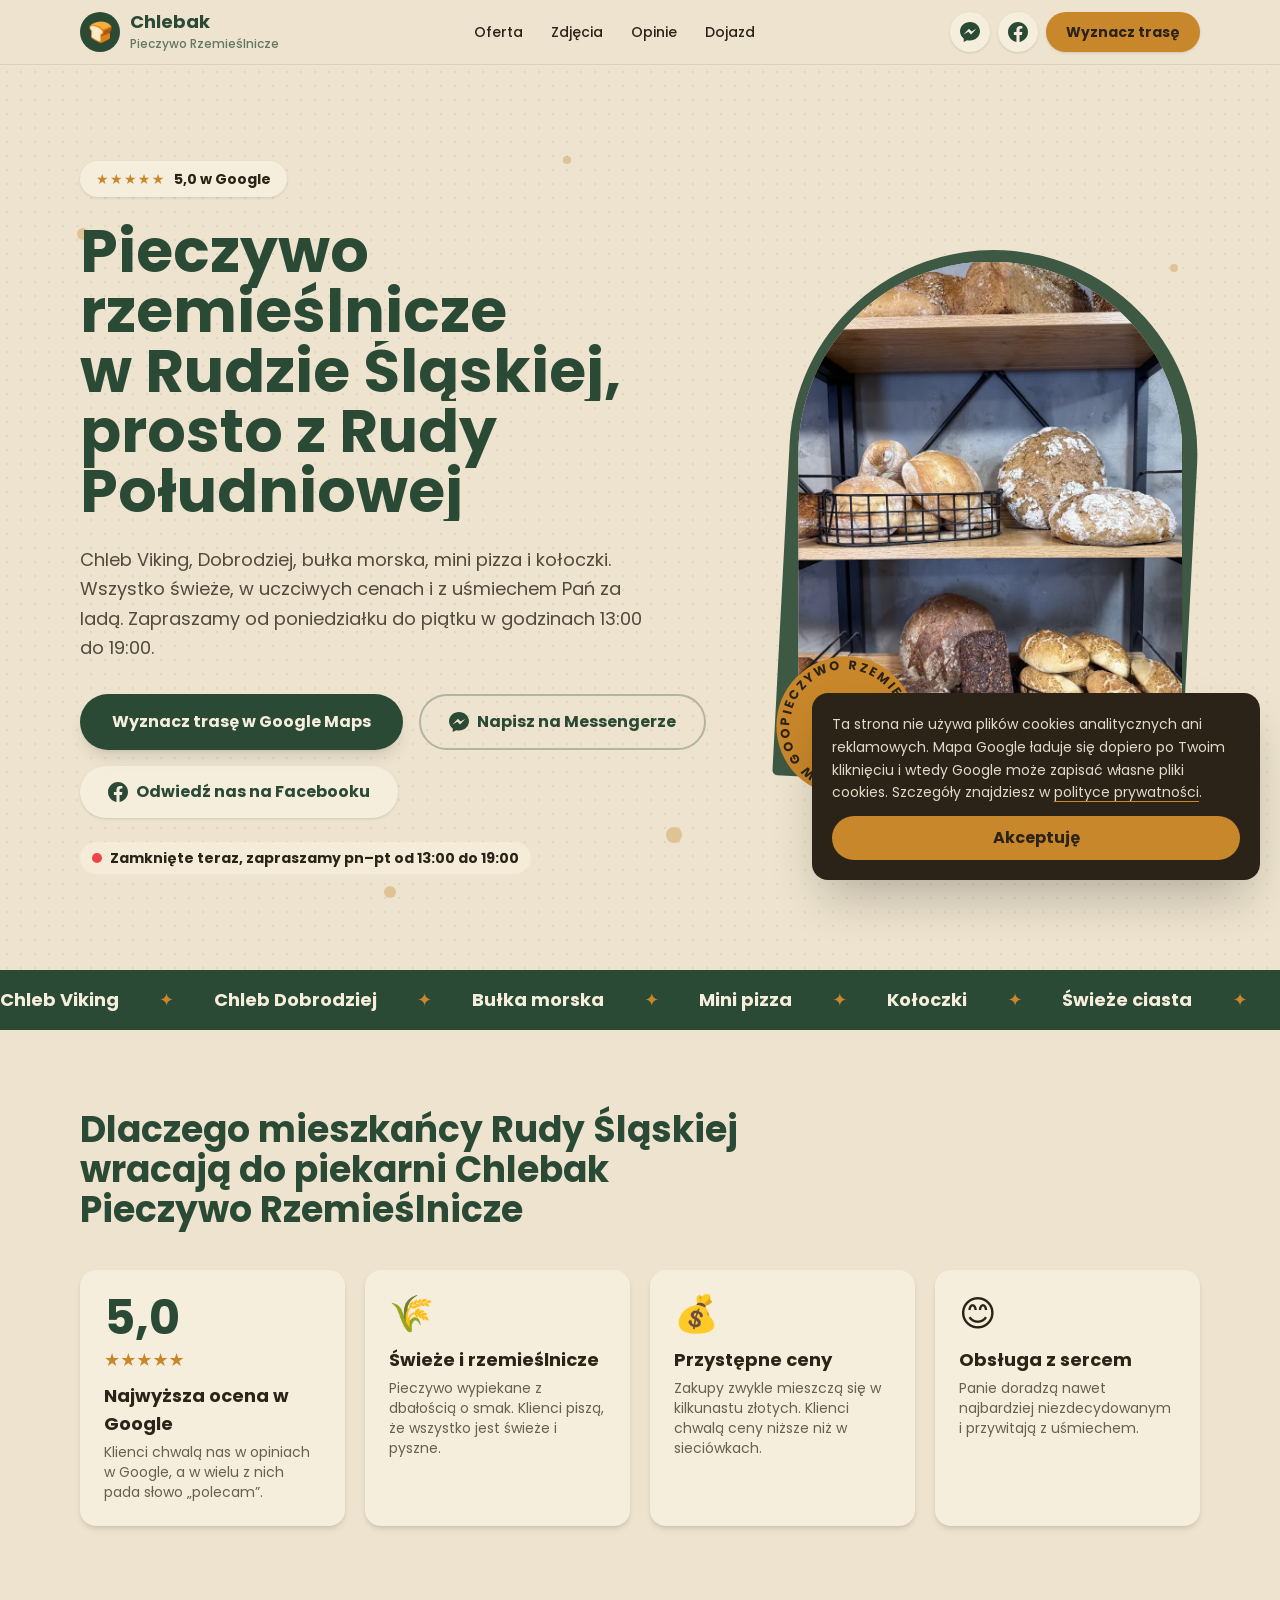
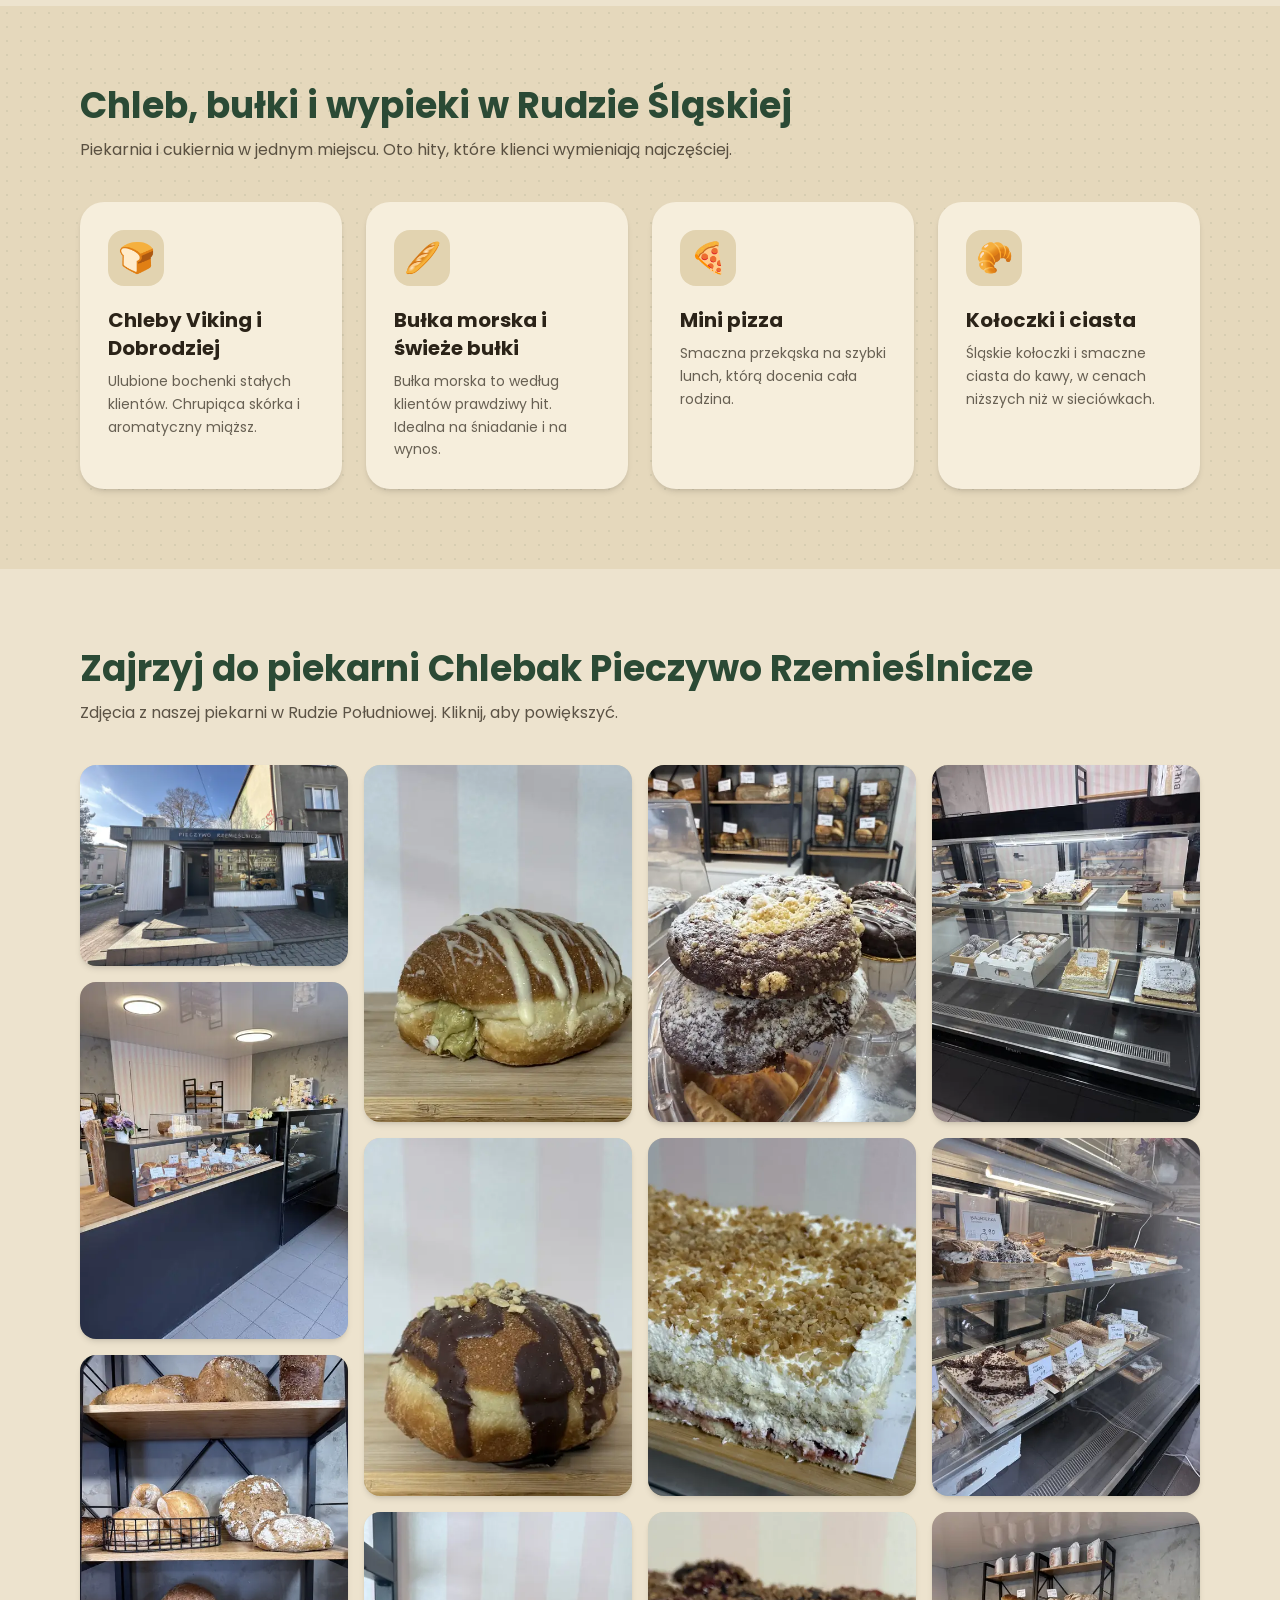
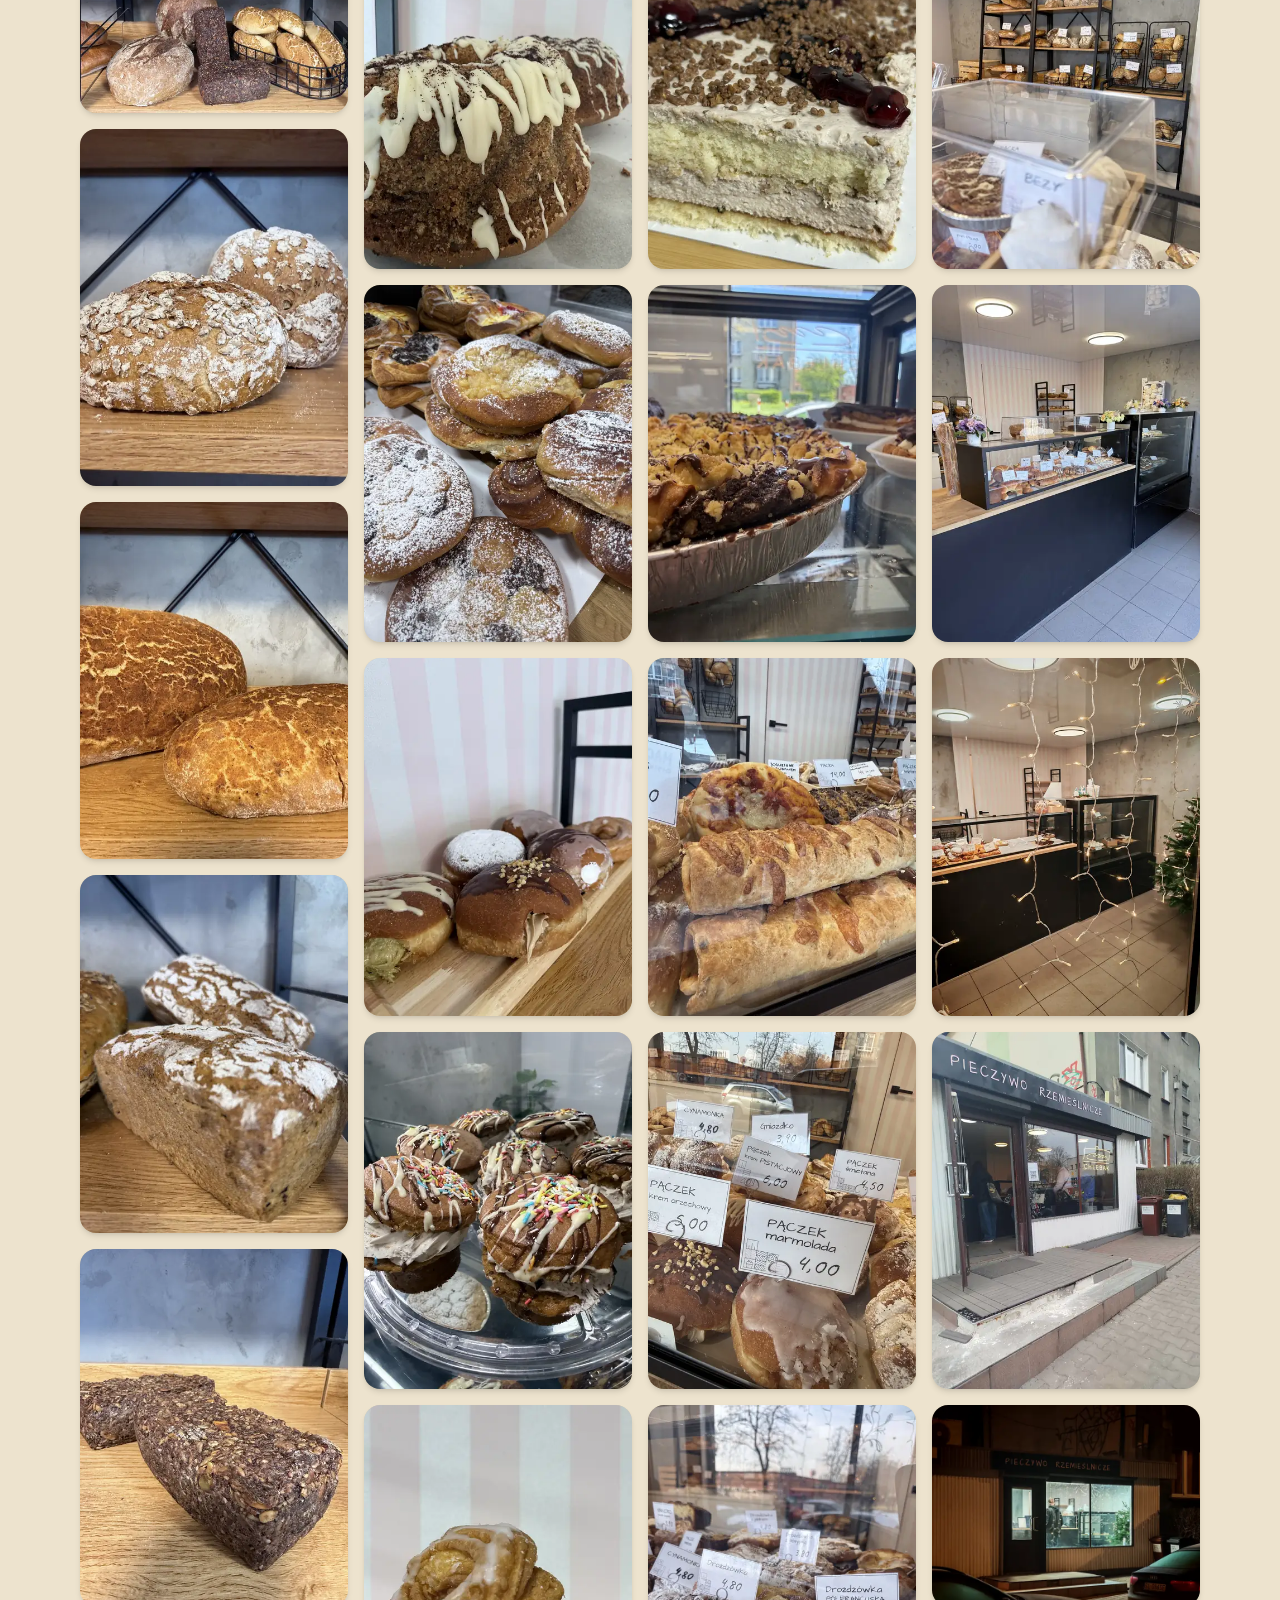
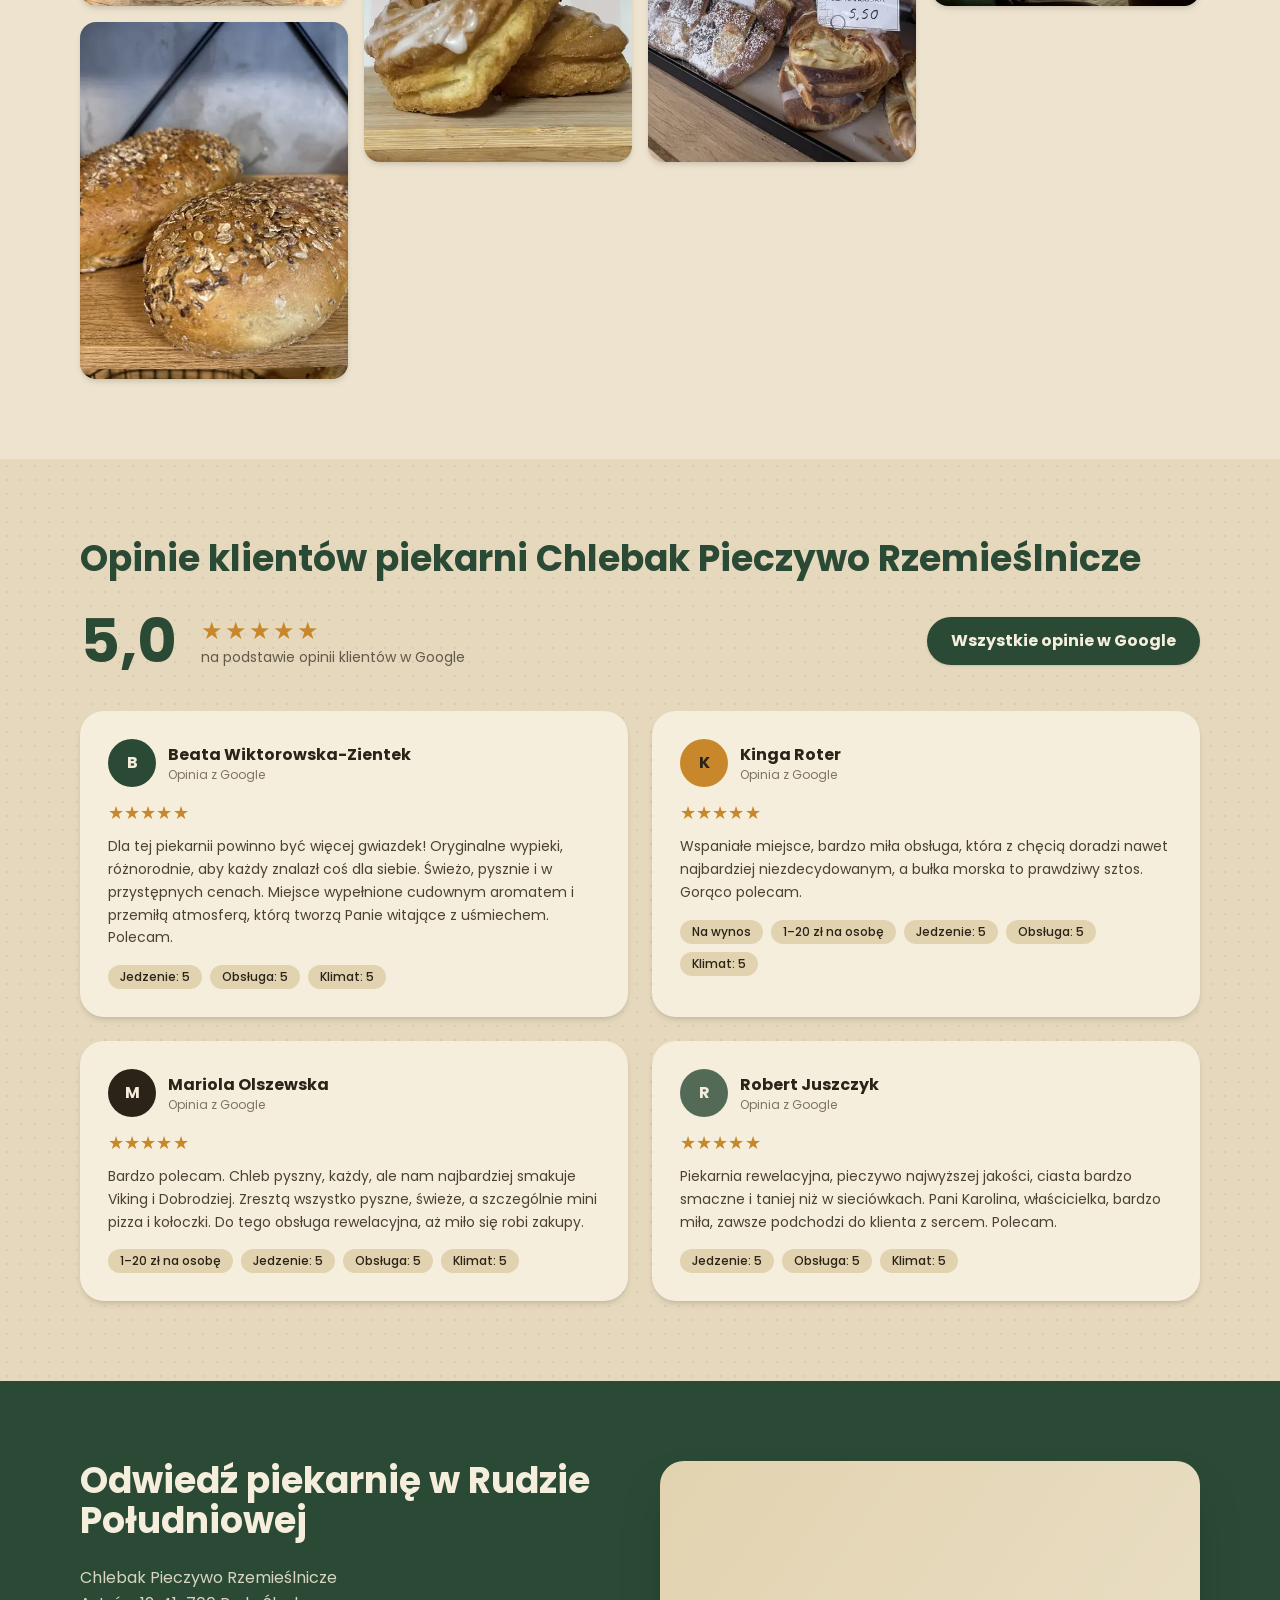
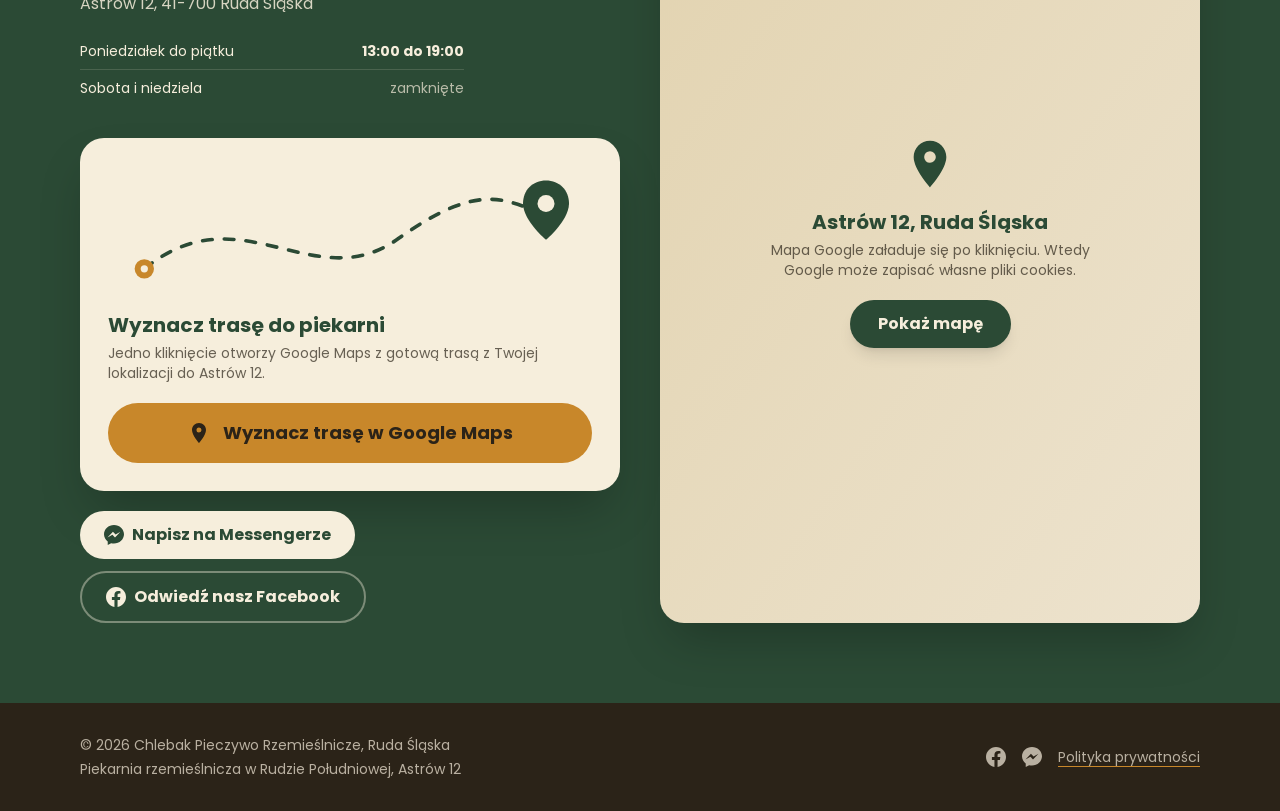
<file: index.html>
<!DOCTYPE html>
<html lang="pl">
<head>
<meta charset="UTF-8">
<meta name="viewport" content="width=device-width, initial-scale=1">
<title>Pieczywo rzemieślnicze Ruda Śląska | Chlebak Pieczywo Rzemieślnicze, Ruda Południowa</title>
<meta name="description" content="Chlebak Pieczywo Rzemieślnicze w Rudzie Śląskiej (Ruda Południowa, ul. Astrów 12). Chleb Viking, Dobrodziej, bułka morska, mini pizza i kołoczki. Ocena 5,0 w Google. Otwarte pn–pt 13:00–19:00.">
<meta property="og:title" content="Chlebak Pieczywo Rzemieślnicze, Ruda Śląska">
<meta property="og:description" content="Piekarnia rzemieślnicza w Rudzie Południowej. Ocena 5,0 w Google. Astrów 12, Ruda Śląska.">
<meta property="og:type" content="website">
<meta property="og:locale" content="pl_PL">
<meta name="theme-color" content="#2B4A35">
<link rel="icon" href="favicon.svg" type="image/svg+xml">
<link rel="icon" href="favicon.ico" sizes="48x48">
<link rel="apple-touch-icon" href="apple-touch-icon.png">
<link rel="preload" href="fonts/poppins-regular.woff2" as="font" type="font/woff2" crossorigin>
<link rel="preload" href="fonts/poppins-bold.woff2" as="font" type="font/woff2" crossorigin>
<link rel="preload" href="img/chlebak-ruda-slaska-hero.webp" as="image" type="image/webp" fetchpriority="high">
<link rel="stylesheet" href="style.css">
<script type="application/ld+json">
{
  "@context": "https://schema.org",
  "@type": "Bakery",
  "name": "Chlebak Pieczywo Rzemieślnicze",
  "description": "Piekarnia rzemieślnicza w Rudzie Śląskiej, dzielnica Ruda Południowa. Chleb, bułki, mini pizza i wypieki cukiernicze.",
  "hasMap": "https://www.google.com/maps/dir/?api=1&destination=50.3003298,18.8521927",
  "priceRange": "1-20 PLN",
  "address": { "@type": "PostalAddress", "streetAddress": "Astrów 12", "addressLocality": "Ruda Śląska", "addressRegion": "śląskie", "postalCode": "41-700", "addressCountry": "PL" },
  "geo": { "@type": "GeoCoordinates", "latitude": 50.3003298, "longitude": 18.8521927 },
  "areaServed": ["Ruda Śląska", "Ruda Południowa"],
  "openingHoursSpecification": [{ "@type": "OpeningHoursSpecification", "dayOfWeek": ["Monday", "Tuesday", "Wednesday", "Thursday", "Friday"], "opens": "13:00", "closes": "19:00" }],
  "sameAs": ["https://www.facebook.com/p/Pieczywo-Rzemie%C5%9Blnicze-Chlebak-61583483257314/"]
}
</script>
<noscript><style>.rv,.fade{opacity:1!important;transform:none!important}.line>span{transform:none!important}.arch{clip-path:none!important}</style></noscript>
<style>
  @font-face { font-family: 'Poppins'; font-weight: 400; font-style: normal; font-display: swap; src: url('fonts/poppins-regular.woff2') format('woff2'); }
  @font-face { font-family: 'Poppins'; font-weight: 500; font-style: normal; font-display: swap; src: url('fonts/poppins-medium.woff2') format('woff2'); }
  @font-face { font-family: 'Poppins'; font-weight: 600 800; font-style: normal; font-display: swap; src: url('fonts/poppins-bold.woff2') format('woff2'); }
  html { scroll-behavior: smooth; scroll-padding-top: 5rem; }
  body { padding-bottom: 4.5rem; }
  @media (min-width: 768px) { body { padding-bottom: 0; } }
  :focus-visible { outline: 3px solid #C8872A; outline-offset: 2px; }
  .grain { background-image: radial-gradient(rgba(43,74,53,.08) 1px, transparent 1px); background-size: 14px 14px; }

  .line { display: block; overflow: hidden; }
  .line > span { display: block; transform: translateY(110%); animation: up .9s cubic-bezier(.2,.8,.2,1) forwards; animation-delay: var(--d, 0s); }
  @keyframes up { to { transform: none; } }
  .fade { opacity: 0; animation: fadein .9s ease forwards; animation-delay: var(--d, 0s); }
  @keyframes fadein { to { opacity: 1; } }
  .arch { clip-path: inset(100% 0 0 0 round 999px 999px 24px 24px); animation: reveal 1.3s cubic-bezier(.2,.8,.2,1) .3s forwards; }
  @keyframes reveal { to { clip-path: inset(0 0 0 0 round 999px 999px 24px 24px); } }
  .float { animation: float 6s ease-in-out infinite; }
  @keyframes float { 50% { transform: translateY(-10px); } }
  .spin { animation: spin 22s linear infinite; }
  @keyframes spin { to { transform: rotate(360deg); } }
  .crumb { position: absolute; border-radius: 999px; background: #C8872A; opacity: .35; animation: drift var(--t, 9s) ease-in-out infinite; animation-delay: var(--d, 0s); }
  @keyframes drift { 0%,100% { transform: translate(0,0); } 50% { transform: translate(14px,-26px); } }

  .rv { opacity: 0; transform: translateY(32px); transition: opacity .8s ease, transform .8s cubic-bezier(.2,.8,.2,1); transition-delay: var(--d, 0s); }
  .rv.in { opacity: 1; transform: none; }
  .marq { display: flex; width: max-content; animation: marq var(--md, 60s) linear infinite; }
  .marq:hover { animation-play-state: paused; }
  @keyframes marq { to { transform: translateX(calc(var(--mw, 50%) * -1)); } }
  .star { display: inline-block; transform: scale(0); }
  .in .star, .star.in { animation: pop .5s cubic-bezier(.3,1.8,.5,1) forwards; animation-delay: calc(var(--i) * .09s + .2s); }
  @keyframes pop { to { transform: scale(1); } }

  .shine { position: relative; overflow: hidden; }
  .shine::after { content: ""; position: absolute; top: 0; left: -75%; width: 50%; height: 100%; background: linear-gradient(100deg, transparent, rgba(255,255,255,.45), transparent); transform: skewX(-20deg); }
  .shine:hover::after { animation: sweep .8s ease; }
  @keyframes sweep { to { left: 130%; } }
  .pulse { animation: pulse 2.2s ease-out infinite; }
  @keyframes pulse { 0% { box-shadow: 0 0 0 0 rgba(200,135,42,.6); } 100% { box-shadow: 0 0 0 22px rgba(200,135,42,0); } }
  .march { stroke-dasharray: 8 10; animation: march 1.2s linear infinite; }
  @keyframes march { to { stroke-dashoffset: -18; } }
  .bounce { animation: bounce 1.6s ease-in-out infinite; transform-origin: bottom; }
  @keyframes bounce { 50% { transform: translateY(-9px); } }
  .tile img { transition: transform .8s cubic-bezier(.2,.8,.2,1); }
  .tile:hover img { transform: scale(1.08); }
  .slideup { animation: slideup .7s cubic-bezier(.2,.8,.2,1) both; }
  @keyframes slideup { from { opacity: 0; transform: translateY(30px); } to { opacity: 1; transform: none; } }
  .logo-ic { transition: background .3s, transform .5s cubic-bezier(.3,1.8,.5,1); }
  .logo:hover .logo-ic { background: #C8872A; transform: rotate(-14deg) scale(1.12); }
  .logo:hover .logo-em { animation: wob .9s ease; }
  @keyframes wob { 25% { transform: rotate(-20deg) scale(1.25); } 50% { transform: rotate(16deg); } 75% { transform: rotate(-8deg); } }
  .logo-ul { display: block; height: 2px; width: 0; margin-top: 2px; background: #C8872A; transition: width .45s ease; }
  .logo:hover .logo-ul { width: 100%; }
  dialog::backdrop { background: rgba(30,24,15,.85); }

  @media (prefers-reduced-motion: reduce) {
    html { scroll-behavior: auto; }
    *, *::before, *::after { animation: none !important; transition: none !important; }
    .rv, .fade { opacity: 1; transform: none; }
    .line > span { transform: none; }
    .arch { clip-path: inset(0 0 0 0 round 999px 999px 24px 24px); }
    .star { transform: none; }
  }
</style>
</head>
<body class="font-sans text-ink bg-flour antialiased">

<header class="sticky top-0 z-40 bg-flour/90 backdrop-blur border-b border-rye/10">
  <div class="max-w-6xl mx-auto px-4 h-16 flex items-center justify-between gap-4">
    <a href="#top" class="logo flex items-center gap-2.5 text-rye" aria-label="Chlebak Pieczywo Rzemieślnicze, strona główna">
      <span class="logo-ic grid place-items-center w-10 h-10 shrink-0 rounded-full bg-rye text-xl" aria-hidden="true"><span class="logo-em inline-block">🍞</span></span>
      <span class="leading-tight"><span class="block font-extrabold text-base md:text-lg">Chlebak</span><span class="block text-[11px] md:text-xs font-medium text-rye/70">Pieczywo Rzemieślnicze</span><span class="logo-ul"></span></span>
    </a>
    <nav class="hidden md:flex items-center gap-7 text-sm font-medium" aria-label="Menu główne">
      <a class="hover:text-crust transition" href="#oferta">Oferta</a>
      <a class="hover:text-crust transition" href="#galeria">Zdjęcia</a>
      <a class="hover:text-crust transition" href="#opinie">Opinie</a>
      <a class="hover:text-crust transition" href="#kontakt">Dojazd</a>
    </nav>
    <div class="flex items-center gap-2">
      <a href="https://m.me/61583483257314" target="_blank" rel="noopener" aria-label="Napisz do nas na Messengerze"
         class="grid place-items-center w-10 h-10 rounded-full bg-paper text-rye shadow hover:bg-rye hover:text-paper hover:-translate-y-0.5 transition"><svg class="w-5 h-5 shrink-0" viewBox="0 0 24 24" fill="currentColor" aria-hidden="true"><path d="M12 0C5.373 0 0 4.974 0 11.111c0 3.498 1.744 6.614 4.469 8.652V24l4.088-2.242c1.092.3 2.246.464 3.443.464 6.627 0 12-4.974 12-11.111C24 4.974 18.627 0 12 0zm1.191 14.963l-3.055-3.26-5.963 3.26L10.732 8l3.131 3.259L19.752 8l-6.561 6.963z"/></svg></a>
      <a href="https://www.facebook.com/p/Pieczywo-Rzemie%C5%9Blnicze-Chlebak-61583483257314/" target="_blank" rel="noopener" aria-label="Chlebak Pieczywo Rzemieślnicze na Facebooku"
         class="grid place-items-center w-10 h-10 rounded-full bg-paper text-rye shadow hover:bg-rye hover:text-paper hover:-translate-y-0.5 transition"><svg class="w-5 h-5 shrink-0" viewBox="0 0 24 24" fill="currentColor" aria-hidden="true"><path d="M24 12.073c0-6.627-5.373-12-12-12s-12 5.373-12 12c0 5.99 4.388 10.954 10.125 11.854v-8.385H7.078v-3.47h3.047V9.43c0-3.007 1.792-4.669 4.533-4.669 1.312 0 2.686.235 2.686.235v2.953H15.83c-1.491 0-1.956.925-1.956 1.874v2.25h3.328l-.532 3.47h-2.796v8.385C19.612 23.027 24 18.062 24 12.073z"/></svg></a>
      <a href="https://www.google.com/maps/dir/?api=1&destination=50.3003298,18.8521927" target="_blank" rel="noopener"
         class="shine hidden sm:inline-block rounded-full bg-crust text-ink font-semibold text-sm px-5 py-2.5 shadow hover:shadow-lg hover:-translate-y-0.5 transition">Wyznacz trasę</a>
    </div>
  </div>
</header>

<main id="top">
<section class="grain relative overflow-hidden bg-gradient-to-b from-flour to-wheat/70">
  <span class="crumb w-3 h-3 left-[6%] top-[18%]" style="--t:8s"></span>
  <span class="crumb w-2 h-2 left-[44%] top-[10%]" style="--t:11s;--d:1s"></span>
  <span class="crumb w-4 h-4 left-[52%] bottom-[14%]" style="--t:10s;--d:2s"></span>
  <span class="crumb w-2 h-2 right-[8%] top-[22%]" style="--t:9s;--d:.5s"></span>
  <span class="crumb w-3 h-3 left-[30%] bottom-[8%]" style="--t:12s;--d:3s"></span>

  <div class="relative max-w-6xl mx-auto px-4 py-14 md:py-24 grid md:grid-cols-5 gap-12 items-center">
    <div class="md:col-span-3">
      <a href="#opinie" class="fade inline-flex items-center gap-2 rounded-full bg-paper shadow px-4 py-2 text-sm font-semibold hover:shadow-md transition" style="--d:.1s">
        <span class="text-crust tracking-widest" aria-hidden="true">★★★★★</span>5,0 w Google
      </a>
      <h1 class="mt-6 text-4xl md:text-6xl font-extrabold leading-[1.08] text-rye">
        <span class="line"><span style="--d:.2s">Pieczywo rzemieślnicze</span></span>
        <span class="line"><span style="--d:.35s">w Rudzie Śląskiej,</span></span>
        <span class="line"><span style="--d:.5s">prosto z Rudy Południowej</span></span>
      </h1>
      <p class="fade mt-6 text-lg text-ink/80 max-w-xl leading-relaxed" style="--d:.8s">
        Chleb Viking, Dobrodziej, bułka morska, mini pizza i kołoczki. Wszystko świeże, w uczciwych cenach i z uśmiechem Pań za ladą. Zapraszamy od poniedziałku do piątku w godzinach 13:00 do 19:00.
      </p>
      <div class="fade mt-8 flex flex-wrap items-center gap-4" style="--d:1s">
        <a href="https://www.google.com/maps/dir/?api=1&destination=50.3003298,18.8521927" target="_blank" rel="noopener"
           class="shine pulse rounded-full bg-rye text-paper font-semibold px-8 py-4 shadow-lg hover:bg-ink hover:-translate-y-0.5 transition">Wyznacz trasę w Google Maps</a>
        <a href="https://m.me/61583483257314" target="_blank" rel="noopener" class="inline-flex items-center gap-2 rounded-full border-2 border-rye/30 text-rye font-semibold px-7 py-3.5 hover:bg-rye hover:text-paper hover:-translate-y-0.5 transition"><svg class="w-5 h-5 shrink-0" viewBox="0 0 24 24" fill="currentColor" aria-hidden="true"><path d="M12 0C5.373 0 0 4.974 0 11.111c0 3.498 1.744 6.614 4.469 8.652V24l4.088-2.242c1.092.3 2.246.464 3.443.464 6.627 0 12-4.974 12-11.111C24 4.974 18.627 0 12 0zm1.191 14.963l-3.055-3.26-5.963 3.26L10.732 8l3.131 3.259L19.752 8l-6.561 6.963z"/></svg>Napisz na Messengerze</a>
        <a href="https://www.facebook.com/p/Pieczywo-Rzemie%C5%9Blnicze-Chlebak-61583483257314/" target="_blank" rel="noopener" class="inline-flex items-center gap-2 rounded-full bg-paper text-rye font-semibold px-7 py-3.5 shadow hover:shadow-lg hover:-translate-y-0.5 transition"><svg class="w-5 h-5 shrink-0" viewBox="0 0 24 24" fill="currentColor" aria-hidden="true"><path d="M24 12.073c0-6.627-5.373-12-12-12s-12 5.373-12 12c0 5.99 4.388 10.954 10.125 11.854v-8.385H7.078v-3.47h3.047V9.43c0-3.007 1.792-4.669 4.533-4.669 1.312 0 2.686.235 2.686.235v2.953H15.83c-1.491 0-1.956.925-1.956 1.874v2.25h3.328l-.532 3.47h-2.796v8.385C19.612 23.027 24 18.062 24 12.073z"/></svg>Odwiedź nas na Facebooku</a>
      </div>
      <p id="status" class="fade mt-6 inline-flex items-center gap-2 rounded-2xl bg-paper/80 px-3 py-1.5 text-sm font-semibold" style="--d:1.2s">
        <span id="dot" class="w-2.5 h-2.5 rounded-full bg-gray-400"></span><span id="statusText">Sprawdzam godziny…</span>
      </p>
    </div>

    <div class="md:col-span-2 relative mx-auto w-full max-w-sm">
      <div class="absolute -inset-3 rounded-t-[999px] rounded-b-3xl bg-rye/90 rotate-3"></div>
      <div class="float relative">
        <div class="arch relative aspect-[3/4] overflow-hidden bg-wheat shadow-2xl">
          <img id="heroImg" src="img/chlebak-ruda-slaska-hero.webp" alt="Regał z chlebami i bułkami rzemieślniczymi w piekarni Chlebak Pieczywo Rzemieślnicze w Rudzie Śląskiej" class="w-full h-full object-cover" width="900" height="1200" fetchpriority="high">
        </div>
        <div class="fade absolute -left-6 -bottom-6 w-32 h-32 md:w-36 md:h-36" style="--d:1.4s">
          <svg viewBox="0 0 120 120" class="spin w-full h-full absolute inset-0" aria-hidden="true">
            <defs><path id="circ" d="M60,60 m-47,0 a47,47 0 1,1 94,0 a47,47 0 1,1 -94,0"/></defs>
            <circle cx="60" cy="60" r="58" fill="#C8872A"/>
            <text font-size="10.5" font-weight="700" fill="#2B2318" letter-spacing="1.6"><textPath href="#circ">PIECZYWO RZEMIEŚLNICZE * OCENA W GOOGLE *</textPath></text>
          </svg>
          <div class="absolute inset-0 grid place-items-center text-3xl font-extrabold text-ink">5,0</div>
        </div>
      </div>
    </div>
  </div>
</section>

<div class="bg-rye text-paper py-4 overflow-hidden" aria-hidden="true">
  <div id="marq" class="marq text-lg font-semibold">
    <div class="mg flex shrink-0 items-center gap-10 pr-10"><span>Chleb Viking</span><span class="text-crust">✦</span><span>Chleb Dobrodziej</span><span class="text-crust">✦</span><span>Bułka morska</span><span class="text-crust">✦</span><span>Mini pizza</span><span class="text-crust">✦</span><span>Kołoczki</span><span class="text-crust">✦</span><span>Świeże ciasta</span><span class="text-crust">✦</span><span>Chleb Viking</span><span class="text-crust">✦</span><span>Chleb Dobrodziej</span><span class="text-crust">✦</span><span>Bułka morska</span><span class="text-crust">✦</span><span>Mini pizza</span><span class="text-crust">✦</span><span>Kołoczki</span><span class="text-crust">✦</span><span>Świeże ciasta</span><span class="text-crust">✦</span></div>
    <div class="mg flex shrink-0 items-center gap-10 pr-10"><span>Chleb Viking</span><span class="text-crust">✦</span><span>Chleb Dobrodziej</span><span class="text-crust">✦</span><span>Bułka morska</span><span class="text-crust">✦</span><span>Mini pizza</span><span class="text-crust">✦</span><span>Kołoczki</span><span class="text-crust">✦</span><span>Świeże ciasta</span><span class="text-crust">✦</span><span>Chleb Viking</span><span class="text-crust">✦</span><span>Chleb Dobrodziej</span><span class="text-crust">✦</span><span>Bułka morska</span><span class="text-crust">✦</span><span>Mini pizza</span><span class="text-crust">✦</span><span>Kołoczki</span><span class="text-crust">✦</span><span>Świeże ciasta</span><span class="text-crust">✦</span></div>
  </div>
</div>

<section class="max-w-6xl mx-auto px-4 py-16 md:py-20">
  <h2 class="rv text-3xl md:text-4xl font-bold text-rye max-w-2xl">Dlaczego mieszkańcy Rudy Śląskiej wracają do piekarni Chlebak Pieczywo Rzemieślnicze</h2>
  <div class="mt-10 grid sm:grid-cols-2 lg:grid-cols-4 gap-5">
    <article class="rv rounded-2xl bg-paper p-6 shadow-md hover:shadow-xl hover:-translate-y-1 transition" style="--d:.05s">
      <p class="text-5xl font-extrabold text-rye"><span data-count="5" data-dec="1">5,0</span></p>
      <p class="mt-1 text-crust text-lg" aria-hidden="true">★★★★★</p>
      <h3 class="mt-2 font-semibold text-lg">Najwyższa ocena w Google</h3>
      <p class="mt-1 text-sm text-ink/70">Klienci chwalą nas w opiniach w Google, a w wielu z nich pada słowo „polecam”.</p>
    </article>
    <article class="rv rounded-2xl bg-paper p-6 shadow-md hover:shadow-xl hover:-translate-y-1 transition" style="--d:.15s">
      <div class="text-4xl" aria-hidden="true">🌾</div>
      <h3 class="mt-3 font-semibold text-lg">Świeże i rzemieślnicze</h3>
      <p class="mt-1 text-sm text-ink/70">Pieczywo wypiekane z dbałością o smak. Klienci piszą, że wszystko jest świeże i pyszne.</p>
    </article>
    <article class="rv rounded-2xl bg-paper p-6 shadow-md hover:shadow-xl hover:-translate-y-1 transition" style="--d:.25s">
      <div class="text-4xl" aria-hidden="true">💰</div>
      <h3 class="mt-3 font-semibold text-lg">Przystępne ceny</h3>
      <p class="mt-1 text-sm text-ink/70">Zakupy zwykle mieszczą się w kilkunastu złotych. Klienci chwalą ceny niższe niż w sieciówkach.</p>
    </article>
    <article class="rv rounded-2xl bg-paper p-6 shadow-md hover:shadow-xl hover:-translate-y-1 transition" style="--d:.35s">
      <div class="text-4xl" aria-hidden="true">😊</div>
      <h3 class="mt-3 font-semibold text-lg">Obsługa z sercem</h3>
      <p class="mt-1 text-sm text-ink/70">Panie doradzą nawet najbardziej niezdecydowanym i przywitają z uśmiechem.</p>
    </article>
  </div>
</section>

<section id="oferta" class="grain bg-wheat/60">
  <div class="max-w-6xl mx-auto px-4 py-16 md:py-20">
    <h2 class="rv text-3xl md:text-4xl font-bold text-rye">Chleb, bułki i wypieki w Rudzie Śląskiej</h2>
    <p class="rv mt-3 text-ink/75 max-w-2xl" style="--d:.1s">Piekarnia i cukiernia w jednym miejscu. Oto hity, które klienci wymieniają najczęściej.</p>
    <div class="mt-10 grid md:grid-cols-2 lg:grid-cols-4 gap-6">
      <article class="rv group rounded-3xl bg-paper p-7 shadow-md hover:shadow-2xl hover:-translate-y-2 transition duration-300" style="--d:.05s">
        <div class="w-14 h-14 rounded-2xl bg-wheat grid place-items-center text-3xl group-hover:bg-crust/40 group-hover:rotate-6 transition" aria-hidden="true">🍞</div>
        <h3 class="mt-5 text-xl font-semibold">Chleby Viking i Dobrodziej</h3>
        <p class="mt-2 text-sm text-ink/70 leading-relaxed">Ulubione bochenki stałych klientów. Chrupiąca skórka i aromatyczny miąższ.</p>
      </article>
      <article class="rv group rounded-3xl bg-paper p-7 shadow-md hover:shadow-2xl hover:-translate-y-2 transition duration-300" style="--d:.15s">
        <div class="w-14 h-14 rounded-2xl bg-wheat grid place-items-center text-3xl group-hover:bg-crust/40 group-hover:rotate-6 transition" aria-hidden="true">🥖</div>
        <h3 class="mt-5 text-xl font-semibold">Bułka morska i świeże bułki</h3>
        <p class="mt-2 text-sm text-ink/70 leading-relaxed">Bułka morska to według klientów prawdziwy hit. Idealna na śniadanie i na wynos.</p>
      </article>
      <article class="rv group rounded-3xl bg-paper p-7 shadow-md hover:shadow-2xl hover:-translate-y-2 transition duration-300" style="--d:.25s">
        <div class="w-14 h-14 rounded-2xl bg-wheat grid place-items-center text-3xl group-hover:bg-crust/40 group-hover:rotate-6 transition" aria-hidden="true">🍕</div>
        <h3 class="mt-5 text-xl font-semibold">Mini pizza</h3>
        <p class="mt-2 text-sm text-ink/70 leading-relaxed">Smaczna przekąska na szybki lunch, którą docenia cała rodzina.</p>
      </article>
      <article class="rv group rounded-3xl bg-paper p-7 shadow-md hover:shadow-2xl hover:-translate-y-2 transition duration-300" style="--d:.35s">
        <div class="w-14 h-14 rounded-2xl bg-wheat grid place-items-center text-3xl group-hover:bg-crust/40 group-hover:rotate-6 transition" aria-hidden="true">🥐</div>
        <h3 class="mt-5 text-xl font-semibold">Kołoczki i ciasta</h3>
        <p class="mt-2 text-sm text-ink/70 leading-relaxed">Śląskie kołoczki i smaczne ciasta do kawy, w cenach niższych niż w sieciówkach.</p>
      </article>
    </div>
  </div>
</section>

<section id="galeria" class="max-w-6xl mx-auto px-4 py-16 md:py-20">
  <h2 class="rv text-3xl md:text-4xl font-bold text-rye">Zajrzyj do piekarni Chlebak Pieczywo Rzemieślnicze</h2>
  <p class="rv mt-3 text-ink/75 max-w-2xl" style="--d:.1s">Zdjęcia z naszej piekarni w Rudzie Południowej. Kliknij, aby powiększyć.</p>
  <div id="gallery" class="mt-10 columns-2 md:columns-3 lg:columns-4 gap-4"></div>
</section>

<section id="opinie" class="bg-wheat/60 grain">
  <div class="max-w-6xl mx-auto px-4 py-16 md:py-20">
    <h2 class="rv text-3xl md:text-4xl font-bold text-rye">Opinie klientów piekarni Chlebak Pieczywo Rzemieślnicze</h2>
    <div class="rv mt-8 flex flex-wrap items-center gap-6" style="--d:.1s">
      <p class="text-6xl font-extrabold text-rye leading-none">5,0</p>
      <div>
        <p class="text-2xl text-crust tracking-widest" aria-label="5 na 5 gwiazdek"><span class="star in" style="--i:0">★</span><span class="star in" style="--i:1">★</span><span class="star in" style="--i:2">★</span><span class="star in" style="--i:3">★</span><span class="star in" style="--i:4">★</span></p>
        <p class="text-sm text-ink/70">na podstawie opinii klientów w Google</p>
      </div>
      <a href="https://www.google.com/maps/place/Chlebak+Pieczywo+Rzemie%C5%9Blnicze/@50.3002905,18.852192,46m/data=!3m1!1e3!4m8!3m7!1s0x471133001de1febb:0xca62696bd6ce60ac!8m2!3d50.3003298!4d18.8521927!9m1!1b1!16s%2Fg%2F11yr84zhx9" target="_blank" rel="noopener"
         class="shine ml-auto rounded-full bg-rye text-paper font-semibold px-6 py-3 hover:bg-ink hover:-translate-y-0.5 transition shadow">Wszystkie opinie w Google</a>
    </div>

    <div class="mt-10 grid md:grid-cols-2 gap-6">
      <article class="rv rounded-3xl bg-paper p-7 shadow-md hover:shadow-xl hover:-translate-y-1 transition">
        <header class="flex items-center gap-3">
          <span class="w-12 h-12 rounded-full bg-rye text-paper grid place-items-center font-bold" aria-hidden="true">B</span>
          <div><h3 class="font-semibold">Beata Wiktorowska-Zientek</h3><p class="text-xs text-ink/60">Opinia z Google</p></div>
        </header>
        <p class="mt-3 text-crust text-lg" aria-label="5 gwiazdek"><span class="star" style="--i:0">★</span><span class="star" style="--i:1">★</span><span class="star" style="--i:2">★</span><span class="star" style="--i:3">★</span><span class="star" style="--i:4">★</span></p>
        <p class="mt-2 text-sm leading-relaxed text-ink/85">Dla tej piekarnii powinno być więcej gwiazdek! Oryginalne wypieki, różnorodnie, aby każdy znalazł coś dla siebie. Świeżo, pysznie i w przystępnych cenach. Miejsce wypełnione cudownym aromatem i przemiłą atmosferą, którą tworzą Panie witające z uśmiechem. Polecam.</p>
        <p class="mt-4 flex flex-wrap gap-2 text-xs font-medium"><span class="rounded-full bg-wheat px-3 py-1">Jedzenie: 5</span><span class="rounded-full bg-wheat px-3 py-1">Obsługa: 5</span><span class="rounded-full bg-wheat px-3 py-1">Klimat: 5</span></p>
      </article>
      <article class="rv rounded-3xl bg-paper p-7 shadow-md hover:shadow-xl hover:-translate-y-1 transition" style="--d:.1s">
        <header class="flex items-center gap-3">
          <span class="w-12 h-12 rounded-full bg-crust text-ink grid place-items-center font-bold" aria-hidden="true">K</span>
          <div><h3 class="font-semibold">Kinga Roter</h3><p class="text-xs text-ink/60">Opinia z Google</p></div>
        </header>
        <p class="mt-3 text-crust text-lg" aria-label="5 gwiazdek"><span class="star" style="--i:0">★</span><span class="star" style="--i:1">★</span><span class="star" style="--i:2">★</span><span class="star" style="--i:3">★</span><span class="star" style="--i:4">★</span></p>
        <p class="mt-2 text-sm leading-relaxed text-ink/85">Wspaniałe miejsce, bardzo miła obsługa, która z chęcią doradzi nawet najbardziej niezdecydowanym, a bułka morska to prawdziwy sztos. Gorąco polecam.</p>
        <p class="mt-4 flex flex-wrap gap-2 text-xs font-medium"><span class="rounded-full bg-wheat px-3 py-1">Na wynos</span><span class="rounded-full bg-wheat px-3 py-1">1–20 zł na osobę</span><span class="rounded-full bg-wheat px-3 py-1">Jedzenie: 5</span><span class="rounded-full bg-wheat px-3 py-1">Obsługa: 5</span><span class="rounded-full bg-wheat px-3 py-1">Klimat: 5</span></p>
      </article>
      <article class="rv rounded-3xl bg-paper p-7 shadow-md hover:shadow-xl hover:-translate-y-1 transition">
        <header class="flex items-center gap-3">
          <span class="w-12 h-12 rounded-full bg-ink text-paper grid place-items-center font-bold" aria-hidden="true">M</span>
          <div><h3 class="font-semibold">Mariola Olszewska</h3><p class="text-xs text-ink/60">Opinia z Google</p></div>
        </header>
        <p class="mt-3 text-crust text-lg" aria-label="5 gwiazdek"><span class="star" style="--i:0">★</span><span class="star" style="--i:1">★</span><span class="star" style="--i:2">★</span><span class="star" style="--i:3">★</span><span class="star" style="--i:4">★</span></p>
        <p class="mt-2 text-sm leading-relaxed text-ink/85">Bardzo polecam. Chleb pyszny, każdy, ale nam najbardziej smakuje Viking i Dobrodziej. Zresztą wszystko pyszne, świeże, a szczególnie mini pizza i kołoczki. Do tego obsługa rewelacyjna, aż miło się robi zakupy.</p>
        <p class="mt-4 flex flex-wrap gap-2 text-xs font-medium"><span class="rounded-full bg-wheat px-3 py-1">1–20 zł na osobę</span><span class="rounded-full bg-wheat px-3 py-1">Jedzenie: 5</span><span class="rounded-full bg-wheat px-3 py-1">Obsługa: 5</span><span class="rounded-full bg-wheat px-3 py-1">Klimat: 5</span></p>
      </article>
      <article class="rv rounded-3xl bg-paper p-7 shadow-md hover:shadow-xl hover:-translate-y-1 transition" style="--d:.1s">
        <header class="flex items-center gap-3">
          <span class="w-12 h-12 rounded-full bg-rye/80 text-paper grid place-items-center font-bold" aria-hidden="true">R</span>
          <div><h3 class="font-semibold">Robert Juszczyk</h3><p class="text-xs text-ink/60">Opinia z Google</p></div>
        </header>
        <p class="mt-3 text-crust text-lg" aria-label="5 gwiazdek"><span class="star" style="--i:0">★</span><span class="star" style="--i:1">★</span><span class="star" style="--i:2">★</span><span class="star" style="--i:3">★</span><span class="star" style="--i:4">★</span></p>
        <p class="mt-2 text-sm leading-relaxed text-ink/85">Piekarnia rewelacyjna, pieczywo najwyższej jakości, ciasta bardzo smaczne i taniej niż w sieciówkach. Pani Karolina, właścicielka, bardzo miła, zawsze podchodzi do klienta z sercem. Polecam.</p>
        <p class="mt-4 flex flex-wrap gap-2 text-xs font-medium"><span class="rounded-full bg-wheat px-3 py-1">Jedzenie: 5</span><span class="rounded-full bg-wheat px-3 py-1">Obsługa: 5</span><span class="rounded-full bg-wheat px-3 py-1">Klimat: 5</span></p>
      </article>
    </div>
  </div>
</section>

<section id="kontakt" class="bg-rye text-paper">
  <div class="max-w-6xl mx-auto px-4 py-16 md:py-20 grid lg:grid-cols-2 gap-10 items-stretch">
    <div>
      <h2 class="rv text-3xl md:text-4xl font-bold">Odwiedź piekarnię w Rudzie Południowej</h2>
      <address class="rv not-italic mt-6 text-paper/85 leading-relaxed" style="--d:.1s">
        Chlebak Pieczywo Rzemieślnicze<br>Astrów 12, 41-700 Ruda Śląska
      </address>
      <dl class="rv mt-4 max-w-sm divide-y divide-paper/15 text-sm" style="--d:.15s">
        <div class="flex justify-between py-2"><dt>Poniedziałek do piątku</dt><dd class="font-semibold">13:00 do 19:00</dd></div>
        <div class="flex justify-between py-2"><dt>Sobota i niedziela</dt><dd class="text-paper/70">zamknięte</dd></div>
      </dl>

      <div class="rv mt-8 rounded-3xl bg-paper text-ink p-7 shadow-2xl" style="--d:.2s">
        <svg viewBox="0 0 400 110" class="w-full h-auto" aria-hidden="true">
          <path class="march" d="M30 85 C 110 20, 170 110, 240 60 S 330 30, 362 40" fill="none" stroke="#2B4A35" stroke-width="3" stroke-linecap="round"/>
          <circle cx="30" cy="85" r="8" fill="#C8872A"/><circle cx="30" cy="85" r="3" fill="#F6EEDC"/>
          <g class="bounce"><path d="M362 12 c-11 0 -19 8 -19 19 c0 14 19 30 19 30 s19 -16 19 -30 c0 -11 -8 -19 -19 -19z" fill="#2B4A35"/><circle cx="362" cy="31" r="7" fill="#F6EEDC"/></g>
        </svg>
        <h3 class="mt-3 text-xl font-bold text-rye">Wyznacz trasę do piekarni</h3>
        <p class="mt-1 text-sm text-ink/70">Jedno kliknięcie otworzy Google Maps z gotową trasą z Twojej lokalizacji do Astrów 12.</p>
        <a href="https://www.google.com/maps/dir/?api=1&destination=50.3003298,18.8521927" target="_blank" rel="noopener"
           class="shine pulse mt-5 flex items-center justify-center gap-3 rounded-full bg-crust text-ink font-bold text-lg py-4 hover:-translate-y-0.5 hover:shadow-xl transition">
          <svg class="w-6 h-6" viewBox="0 0 24 24" fill="currentColor" aria-hidden="true"><path d="M12 2C8.1 2 5 5.1 5 9c0 5.3 7 13 7 13s7-7.700 7-13c0-3.900-3.100-7-7-7zm0 9.500A2.500 2.500 0 1 1 12 6.500a2.500 2.500 0 0 1 0 5z"/></svg>
          Wyznacz trasę w Google Maps
        </a>
      </div>
      <div class="rv mt-5 flex flex-wrap gap-3" style="--d:.25s">
        <a href="https://m.me/61583483257314" target="_blank" rel="noopener" class="shine inline-flex items-center gap-2 rounded-full bg-paper text-rye font-semibold px-6 py-3 hover:-translate-y-0.5 hover:shadow-xl transition"><svg class="w-5 h-5 shrink-0" viewBox="0 0 24 24" fill="currentColor" aria-hidden="true"><path d="M12 0C5.373 0 0 4.974 0 11.111c0 3.498 1.744 6.614 4.469 8.652V24l4.088-2.242c1.092.3 2.246.464 3.443.464 6.627 0 12-4.974 12-11.111C24 4.974 18.627 0 12 0zm1.191 14.963l-3.055-3.26-5.963 3.26L10.732 8l3.131 3.259L19.752 8l-6.561 6.963z"/></svg>Napisz na Messengerze</a>
        <a href="https://www.facebook.com/p/Pieczywo-Rzemie%C5%9Blnicze-Chlebak-61583483257314/" target="_blank" rel="noopener" class="inline-flex items-center gap-2 rounded-full border-2 border-paper/40 text-paper font-semibold px-6 py-3 hover:bg-paper hover:text-rye hover:-translate-y-0.5 transition"><svg class="w-5 h-5 shrink-0" viewBox="0 0 24 24" fill="currentColor" aria-hidden="true"><path d="M24 12.073c0-6.627-5.373-12-12-12s-12 5.373-12 12c0 5.99 4.388 10.954 10.125 11.854v-8.385H7.078v-3.47h3.047V9.43c0-3.007 1.792-4.669 4.533-4.669 1.312 0 2.686.235 2.686.235v2.953H15.83c-1.491 0-1.956.925-1.956 1.874v2.25h3.328l-.532 3.47h-2.796v8.385C19.612 23.027 24 18.062 24 12.073z"/></svg>Odwiedź nasz Facebook</a>
      </div>
    </div>

    <div id="mapBox" class="rv relative rounded-3xl overflow-hidden shadow-2xl min-h-[380px] bg-paper/10" style="--d:.1s">
      <div id="mapPh" class="absolute inset-0 grid place-items-center text-center p-8 bg-gradient-to-br from-wheat to-flour text-ink">
        <div>
          <svg class="bounce w-14 h-14 mx-auto text-rye" viewBox="0 0 24 24" fill="currentColor" aria-hidden="true"><path d="M12 2C8.1 2 5 5.1 5 9c0 5.300 7 13 7 13s7-7.700 7-13c0-3.900-3.100-7-7-7zm0 9.500A2.500 2.500 0 1 1 12 6.500a2.500 2.500 0 0 1 0 5z"/></svg>
          <p class="mt-4 text-xl font-bold text-rye">Astrów 12, Ruda Śląska</p>
          <p class="mt-1 text-sm text-ink/70 max-w-xs mx-auto">Mapa Google załaduje się po kliknięciu. Wtedy Google może zapisać własne pliki cookies.</p>
          <button id="mapBtn" type="button" class="shine mt-5 rounded-full bg-rye text-paper font-semibold px-7 py-3 hover:bg-ink hover:-translate-y-0.5 transition shadow-lg">Pokaż mapę</button>
        </div>
      </div>
    </div>
  </div>
</section>
</main>

<footer class="bg-ink text-paper/70 text-sm">
  <div class="max-w-6xl mx-auto px-4 py-8 flex flex-col md:flex-row md:items-center justify-between gap-4">
    <div>
      <p>© <span id="year">2026</span> Chlebak Pieczywo Rzemieślnicze, Ruda Śląska</p>
      <p class="mt-1">Piekarnia rzemieślnicza w Rudzie Południowej, Astrów 12</p>
    </div>
    <div class="flex items-center gap-4">
      <a href="https://www.facebook.com/p/Pieczywo-Rzemie%C5%9Blnicze-Chlebak-61583483257314/" target="_blank" rel="noopener" aria-label="Chlebak Pieczywo Rzemieślnicze na Facebooku" class="hover:text-crust hover:-translate-y-0.5 transition"><svg class="w-5 h-5 shrink-0" viewBox="0 0 24 24" fill="currentColor" aria-hidden="true"><path d="M24 12.073c0-6.627-5.373-12-12-12s-12 5.373-12 12c0 5.99 4.388 10.954 10.125 11.854v-8.385H7.078v-3.47h3.047V9.43c0-3.007 1.792-4.669 4.533-4.669 1.312 0 2.686.235 2.686.235v2.953H15.83c-1.491 0-1.956.925-1.956 1.874v2.25h3.328l-.532 3.47h-2.796v8.385C19.612 23.027 24 18.062 24 12.073z"/></svg></a>
      <a href="https://m.me/61583483257314" target="_blank" rel="noopener" aria-label="Napisz do nas na Messengerze" class="hover:text-crust hover:-translate-y-0.5 transition"><svg class="w-5 h-5 shrink-0" viewBox="0 0 24 24" fill="currentColor" aria-hidden="true"><path d="M12 0C5.373 0 0 4.974 0 11.111c0 3.498 1.744 6.614 4.469 8.652V24l4.088-2.242c1.092.3 2.246.464 3.443.464 6.627 0 12-4.974 12-11.111C24 4.974 18.627 0 12 0zm1.191 14.963l-3.055-3.26-5.963 3.26L10.732 8l3.131 3.259L19.752 8l-6.561 6.963z"/></svg></a>
      <button type="button" class="js-policy underline decoration-crust underline-offset-4 hover:text-crust">Polityka prywatności</button>
    </div>
  </div>
</footer>

<div class="md:hidden fixed bottom-0 inset-x-0 z-50 bg-flour border-t border-rye/15 shadow-[0_-6px_20px_rgba(0,0,0,.15)] grid grid-cols-2 gap-2 p-2 pb-[max(0.5rem,env(safe-area-inset-bottom))]">
  <a href="https://m.me/61583483257314" target="_blank" rel="noopener" class="inline-flex items-center justify-center gap-2 rounded-xl bg-paper text-rye border border-rye/20 font-bold py-3.5 active:scale-95 transition"><svg class="w-5 h-5 shrink-0" viewBox="0 0 24 24" fill="currentColor" aria-hidden="true"><path d="M12 0C5.373 0 0 4.974 0 11.111c0 3.498 1.744 6.614 4.469 8.652V24l4.088-2.242c1.092.3 2.246.464 3.443.464 6.627 0 12-4.974 12-11.111C24 4.974 18.627 0 12 0zm1.191 14.963l-3.055-3.26-5.963 3.26L10.732 8l3.131 3.259L19.752 8l-6.561 6.963z"/></svg>Napisz do nas</a>
  <a href="https://www.google.com/maps/dir/?api=1&destination=50.3003298,18.8521927" target="_blank" rel="noopener" class="rounded-xl bg-crust text-ink font-bold text-center py-3.5 active:scale-95 transition">Jak dojechać</a>
</div>

<div id="cookieBar" class="hidden slideup fixed z-[60] left-3 right-3 bottom-[calc(4.9rem+env(safe-area-inset-bottom))] md:left-auto md:right-5 md:bottom-5 md:max-w-md rounded-2xl bg-ink text-paper shadow-2xl p-4 md:p-5" role="region" aria-label="Informacja o plikach cookies">
  <p class="text-sm leading-relaxed text-paper/90">Ta strona nie używa plików cookies analitycznych ani reklamowych. Mapa Google ładuje się dopiero po Twoim kliknięciu i wtedy Google może zapisać własne pliki cookies. Szczegóły znajdziesz w <button type="button" class="js-policy underline decoration-crust underline-offset-4 hover:text-crust">polityce prywatności</button>.</p>
  <button id="cookieOk" type="button" class="shine mt-3 w-full rounded-full bg-crust text-ink font-bold py-2.5 hover:-translate-y-0.5 transition">Akceptuję</button>
</div>

<dialog id="policy" class="w-[min(92vw,42rem)] max-h-[88vh] overflow-y-auto rounded-3xl bg-paper text-ink p-0 shadow-2xl" aria-labelledby="policyTitle">
  <div class="sticky top-0 flex items-center justify-between gap-4 bg-paper/95 backdrop-blur px-6 py-4 border-b border-rye/15">
    <h2 id="policyTitle" class="text-xl font-bold text-rye">Polityka prywatności</h2>
    <button id="policyClose" type="button" class="w-10 h-10 rounded-full bg-wheat text-ink text-xl font-bold hover:bg-crust/40 transition" aria-label="Zamknij politykę prywatności">×</button>
  </div>
  <div class="px-6 py-5 text-sm leading-relaxed space-y-4 overflow-y-auto">
    <p class="text-ink/60">Obowiązuje od 20 października 2026 r.</p>
    <section><h3 class="font-semibold text-rye">1. Administrator danych</h3>
      <p>Administratorem danych osobowych jest Chlebak Pieczywo Rzemieślnicze, Astrów 12, 41-700 Ruda Śląska. W sprawach dotyczących danych osobowych możesz skontaktować się z nami przez wiadomość na Messengerze lub Facebooku albo osobiście w piekarni w godzinach otwarcia.</p></section>
    <section><h3 class="font-semibold text-rye">2. Jakie dane przetwarzamy</h3>
      <p>Strona ma charakter wizytówki. Nie zawiera formularzy ani kont użytkowników i nie zbieramy za jej pomocą Twoich danych kontaktowych. Serwer, na którym działa strona, automatycznie zapisuje dane techniczne, takie jak adres IP, rodzaj przeglądarki, system operacyjny, adres odwiedzanej podstrony i czas wizyty. Jeśli napiszesz do nas przez Messenger lub Facebooka, przetwarzamy dane, które nam przekażesz w wiadomości, oraz dane widoczne w Twoim profilu.</p></section>
    <section><h3 class="font-semibold text-rye">3. Cele i podstawy prawne</h3>
      <p>Dane techniczne przetwarzamy w celu zapewnienia działania i bezpieczeństwa strony na podstawie prawnie uzasadnionego interesu administratora (art. 6 ust. 1 lit. f RODO). Dane z wiadomości przetwarzamy w celu odpowiedzi na Twoje pytanie lub przyjęcia zamówienia, na podstawie art. 6 ust. 1 lit. b lub f RODO.</p></section>
    <section><h3 class="font-semibold text-rye">4. Pliki cookies i usługi zewnętrzne</h3>
      <p>Sama strona nie używa plików cookies analitycznych ani reklamowych. W Twojej przeglądarce zapisujemy jedynie informację o zamknięciu paska cookies. Czcionki są hostowane na naszym serwerze. Mapa Google Maps ładuje się dopiero po kliknięciu przycisku „Pokaż mapę”, a Facebook i Messenger otwierają się dopiero po kliknięciu odnośnika. Wtedy Google i Meta mogą zapisywać własne pliki cookies i przetwarzać Twoje dane zgodnie ze swoimi politykami prywatności. Pliki cookies możesz w każdej chwili usunąć lub zablokować w ustawieniach przeglądarki.</p></section>
    <section><h3 class="font-semibold text-rye">5. Odbiorcy danych</h3>
      <p>Odbiorcami danych mogą być firma hostingowa obsługująca stronę oraz dostawcy usług zewnętrznych: Google Ireland Limited (mapa po kliknięciu) i Meta Platforms Ireland Limited (Facebook i Messenger). Nie sprzedajemy danych osobowych.</p></section>
    <section><h3 class="font-semibold text-rye">6. Przekazywanie danych poza EOG</h3>
      <p>Google i Meta mogą przekazywać dane do państw spoza Europejskiego Obszaru Gospodarczego, w tym do Stanów Zjednoczonych, na podstawie mechanizmów przewidzianych w RODO, takich jak decyzja Komisji Europejskiej o odpowiednim stopniu ochrony lub standardowe klauzule umowne.</p></section>
    <section><h3 class="font-semibold text-rye">7. Okres przechowywania</h3>
      <p>Dane techniczne w logach serwera są przechowywane przez okres ustalony przez firmę hostingową, zwykle nie dłużej niż kilka miesięcy. Wiadomości przechowujemy tak długo, jak jest to potrzebne do udzielenia odpowiedzi lub realizacji zamówienia, a następnie do czasu przedawnienia ewentualnych roszczeń.</p></section>
    <section><h3 class="font-semibold text-rye">8. Twoje prawa</h3>
      <p>Masz prawo dostępu do swoich danych, ich sprostowania, usunięcia, ograniczenia przetwarzania, przenoszenia oraz wniesienia sprzeciwu wobec przetwarzania opartego na prawnie uzasadnionym interesie. Z żądaniem skontaktuj się w sposób opisany w punkcie 1. Masz także prawo wnieść skargę do Prezesa Urzędu Ochrony Danych Osobowych (ul. Stawki 2, 00-193 Warszawa).</p></section>
    <section><h3 class="font-semibold text-rye">9. Zautomatyzowane decyzje</h3>
      <p>Nie podejmujemy wobec Ciebie decyzji w sposób zautomatyzowany i nie profilujemy użytkowników.</p></section>
    <section><h3 class="font-semibold text-rye">10. Zmiany polityki</h3>
      <p>Możemy aktualizować tę politykę, gdy zmieni się sposób działania strony lub przepisy. Aktualna wersja jest zawsze dostępna w stopce strony.</p></section>
  </div>
</dialog>

<dialog id="lb" class="p-0 bg-transparent max-w-[92vw] max-h-[92vh] backdrop:bg-black/80">
  <button id="lbClose" class="absolute top-2 right-2 z-10 w-10 h-10 rounded-full bg-paper text-ink text-xl font-bold" aria-label="Zamknij zdjęcie">×</button>
  <img id="lbImg" alt="Powiększone zdjęcie z piekarni Chlebak Pieczywo Rzemieślnicze" class="max-w-[92vw] max-h-[92vh] rounded-2xl object-contain">
</dialog>

<script>
  document.getElementById('year').textContent = new Date().getFullYear();

  var PHOTOS = [
    ['021', 'l', "Front piekarni Chlebak Pieczywo Rzemieślnicze w Rudzie Południowej w słoneczny dzień"],
    ['001', 'p', "Wnętrze piekarni Chlebak z ladą pełną świeżych wypieków"],
    ['024', 'p', "Regał z chlebami i bułkami rzemieślniczymi w piekarni Chlebak"],
    ['009', 'p', "Okrągłe chleby rzemieślnicze posypane płatkami na drewnianej półce"],
    ['017', 'p', "Chleby z chrupiącą, popękaną skórką prosto z pieca"],
    ['029', 'p', "Bochenki chleba rzemieślniczego z mąką na skórce"],
    ['002', 'p', "Ciemny chleb z ziarnami na drewnianym blacie"],
    ['015', 'p', "Bułki z ziarnami na drewnianej półce"],
    ['010', 'p', "Pączek z białą polewą na drewnianej półce"],
    ['014', 'p', "Pączek z czekoladową polewą i orzeszkami"],
    ['011', 'p', "Ciasto drożdżowe z kruszonką i białą polewą"],
    ['013', 'p', "Drożdżówki i kołoczki posypane cukrem pudrem"],
    ['007', 'p', "Pączki i drożdżówki na drewnianej półce"],
    ['019', 'p', "Pączki z kolorową posypką na paterze"],
    ['027', 'p', "Lukrowane wypieki drożdżowe"],
    ['018', 'p', "Wypieki drożdżowe z kruszonką i czekoladą w witrynie"],
    ['016', 'p', "Ciasto z kremem i kruszonką"],
    ['028', 'p', "Ciasto przekładane kremem z wiśnią"],
    ['022', 'p', "Ciasto z kruszonką w formie"],
    ['008', 'p', "Pieczone wypieki nadziewane w witrynie piekarni"],
    ['005', 'p', "Witryna z paczkami i cenami na karteczkach"],
    ['006', 'p', "Witryna z drożdżówkami i słodkimi wypiekami"],
    ['023', 'p', "Witryna chłodnicza z ciastami w piekarni Chlebak"],
    ['025', 'p', "Witryna z ciastami i deserami"],
    ['012', 'p', "Regał z pieczywem w piekarni Chlebak"],
    ['020', 'p', "Lada i wnętrze piekarni Chlebak"],
    ['026', 'p', "Wnętrze piekarni z lampkami wieczorem"],
    ['003', 'p', "Wejście do piekarni Pieczywo Rzemieślnicze"],
    ['004', 'l', "Wieczorny widok na witrynę piekarni Pieczywo Rzemieślnicze"]
  ];
  var base = function (i) { return 'img/chlebak-ruda-slaska-' + PHOTOS[i][0]; };
  var src = function (i, full) { return base(i) + (full ? '.webp' : '-m.webp'); };

  var hero = document.getElementById('heroImg');
  hero.onerror = function () { hero.parentNode.style.background = '#2B4A35'; hero.remove(); };

  var gal = document.getElementById('gallery'), cur = 0;
  PHOTOS.forEach(function (p, i) {
    var b = document.createElement('button');
    b.type = 'button';
    b.className = 'tile rv relative mb-4 block w-full overflow-hidden rounded-2xl shadow-md hover:shadow-2xl bg-wheat break-inside-avoid ' + (p[1] === 'l' ? 'aspect-[4/3]' : 'aspect-[3/4]');
    b.style.setProperty('--d', ((i % 4) * 0.08) + 's');
    b.setAttribute('aria-label', 'Powiększ zdjęcie ' + (i + 1) + ' z piekarni Chlebak Pieczywo Rzemieślnicze');
    var im = document.createElement('img');
    im.src = src(i, false); im.loading = 'lazy'; im.decoding = 'async'; im.alt = PHOTOS[i][2];
    im.className = 'w-full h-full object-cover';
    im.onerror = function () { b.remove(); };
    b.appendChild(im);
    b.addEventListener('click', function () { cur = i; openLb(); });
    gal.appendChild(b);
  });

  var lb = document.getElementById('lb'), lbImg = document.getElementById('lbImg');
  function openLb() { lbImg.src = src(cur, true); lbImg.alt = PHOTOS[cur][2]; if (!lb.open) lb.showModal(); }
  document.getElementById('lbClose').addEventListener('click', function () { lb.close(); });
  lb.addEventListener('click', function (e) { if (e.target === lb) lb.close(); });
  document.addEventListener('keydown', function (e) {
    if (!lb.open) return;
    if (e.key === 'ArrowRight') { cur = (cur + 1) % PHOTOS.length; openLb(); }
    if (e.key === 'ArrowLeft') { cur = (cur - 1 + PHOTOS.length) % PHOTOS.length; openLb(); }
  });

  var reduce = window.matchMedia('(prefers-reduced-motion: reduce)').matches;
  function count(el) {
    var end = parseFloat(el.dataset.count), dec = parseInt(el.dataset.dec || '0', 10), t0 = null;
    if (reduce) return;
    function step(t) {
      if (!t0) t0 = t;
      var k = Math.min((t - t0) / 1400, 1), v = end * (1 - Math.pow(1 - k, 3));
      el.textContent = v.toFixed(dec).replace('.', ',');
      if (k < 1) requestAnimationFrame(step);
    }
    requestAnimationFrame(step);
  }
  var io = new IntersectionObserver(function (entries) {
    entries.forEach(function (en) {
      if (!en.isIntersecting) return;
      en.target.classList.add('in');
      en.target.querySelectorAll('[data-count]').forEach(count);
      io.unobserve(en.target);
    });
  }, { threshold: 0.15 });
  document.querySelectorAll('.rv').forEach(function (el) { io.observe(el); });

  if (!reduce) {
    var wrap = hero.closest('.float');
    window.addEventListener('scroll', function () {
      if (window.scrollY < 900 && hero.parentNode) hero.style.transform = 'translateY(' + (window.scrollY * 0.05) + 'px) scale(1.08)';
    }, { passive: true });
  }

  document.getElementById('mapBtn').addEventListener('click', function () {
    var f = document.createElement('iframe');
    f.title = 'Mapa dojazdu do piekarni Chlebak Pieczywo Rzemieślnicze, Astrów 12, Ruda Śląska';
    f.referrerPolicy = 'no-referrer-when-downgrade';
    f.style.cssText = 'position:absolute;inset:0;width:100%;height:100%;border:0';
    f.src = 'https://maps.google.com/maps?q=50.3003298,18.8521927%20(Chlebak%20Pieczywo%20Rzemie%C5%9Blnicze)&z=17&output=embed';
    document.getElementById('mapBox').appendChild(f);
    document.getElementById('mapPh').remove();
  });

  (function () {
    var m = document.getElementById('marq'), g = m.querySelector('.mg');
    function fit() {
      var w = g.getBoundingClientRect().width;
      if (!w) return;
      var need = Math.ceil(window.innerWidth / w) + 1;
      while (m.children.length < need) m.appendChild(g.cloneNode(true));
      m.style.setProperty('--mw', w + 'px');
      m.style.setProperty('--md', (w / 70) + 's');
    }
    fit();
    if (document.fonts && document.fonts.ready) document.fonts.ready.then(fit);
    window.addEventListener('resize', fit);
  })();

  var cookieBar = document.getElementById('cookieBar'), policy = document.getElementById('policy');
  var accepted = false;
  try { accepted = localStorage.getItem('chlebak_cookies') === '1'; } catch (e) {}
  if (!accepted) setTimeout(function () { cookieBar.classList.remove('hidden'); }, 900);
  document.getElementById('cookieOk').addEventListener('click', function () {
    try { localStorage.setItem('chlebak_cookies', '1'); } catch (e) {}
    cookieBar.classList.add('hidden');
  });
  document.querySelectorAll('.js-policy').forEach(function (b) {
    b.addEventListener('click', function () { policy.showModal(); });
  });
  document.getElementById('policyClose').addEventListener('click', function () { policy.close(); });
  policy.addEventListener('click', function (e) { if (e.target === policy) policy.close(); });

  (function () {
    var parts = new Intl.DateTimeFormat('en-GB', { timeZone: 'Europe/Warsaw', weekday: 'short', hour: '2-digit', minute: '2-digit', hour12: false }).formatToParts(new Date());
    var get = function (t) { return parts.find(function (p) { return p.type === t; }).value; };
    var mins = parseInt(get('hour'), 10) * 60 + parseInt(get('minute'), 10);
    var open = ['Mon', 'Tue', 'Wed', 'Thu', 'Fri'].indexOf(get('weekday')) > -1 && mins >= 780 && mins < 1140;
    document.getElementById('dot').className = 'w-2.5 h-2.5 rounded-full ' + (open ? 'bg-green-500' : 'bg-red-500');
    document.getElementById('statusText').textContent = open ? 'Otwarte teraz, od 13:00 do 19:00' : 'Zamknięte teraz, zapraszamy pn–pt od 13:00 do 19:00';
  })();
</script>
</body>
</html>
</file>
<file: style.css>
*,:after,:before{--tw-border-spacing-x:0;--tw-border-spacing-y:0;--tw-translate-x:0;--tw-translate-y:0;--tw-rotate:0;--tw-skew-x:0;--tw-skew-y:0;--tw-scale-x:1;--tw-scale-y:1;--tw-pan-x: ;--tw-pan-y: ;--tw-pinch-zoom: ;--tw-scroll-snap-strictness:proximity;--tw-gradient-from-position: ;--tw-gradient-via-position: ;--tw-gradient-to-position: ;--tw-ordinal: ;--tw-slashed-zero: ;--tw-numeric-figure: ;--tw-numeric-spacing: ;--tw-numeric-fraction: ;--tw-ring-inset: ;--tw-ring-offset-width:0px;--tw-ring-offset-color:#fff;--tw-ring-color:rgba(59,130,246,.5);--tw-ring-offset-shadow:0 0 #0000;--tw-ring-shadow:0 0 #0000;--tw-shadow:0 0 #0000;--tw-shadow-colored:0 0 #0000;--tw-blur: ;--tw-brightness: ;--tw-contrast: ;--tw-grayscale: ;--tw-hue-rotate: ;--tw-invert: ;--tw-saturate: ;--tw-sepia: ;--tw-drop-shadow: ;--tw-backdrop-blur: ;--tw-backdrop-brightness: ;--tw-backdrop-contrast: ;--tw-backdrop-grayscale: ;--tw-backdrop-hue-rotate: ;--tw-backdrop-invert: ;--tw-backdrop-opacity: ;--tw-backdrop-saturate: ;--tw-backdrop-sepia: ;--tw-contain-size: ;--tw-contain-layout: ;--tw-contain-paint: ;--tw-contain-style: }::backdrop{--tw-border-spacing-x:0;--tw-border-spacing-y:0;--tw-translate-x:0;--tw-translate-y:0;--tw-rotate:0;--tw-skew-x:0;--tw-skew-y:0;--tw-scale-x:1;--tw-scale-y:1;--tw-pan-x: ;--tw-pan-y: ;--tw-pinch-zoom: ;--tw-scroll-snap-strictness:proximity;--tw-gradient-from-position: ;--tw-gradient-via-position: ;--tw-gradient-to-position: ;--tw-ordinal: ;--tw-slashed-zero: ;--tw-numeric-figure: ;--tw-numeric-spacing: ;--tw-numeric-fraction: ;--tw-ring-inset: ;--tw-ring-offset-width:0px;--tw-ring-offset-color:#fff;--tw-ring-color:rgba(59,130,246,.5);--tw-ring-offset-shadow:0 0 #0000;--tw-ring-shadow:0 0 #0000;--tw-shadow:0 0 #0000;--tw-shadow-colored:0 0 #0000;--tw-blur: ;--tw-brightness: ;--tw-contrast: ;--tw-grayscale: ;--tw-hue-rotate: ;--tw-invert: ;--tw-saturate: ;--tw-sepia: ;--tw-drop-shadow: ;--tw-backdrop-blur: ;--tw-backdrop-brightness: ;--tw-backdrop-contrast: ;--tw-backdrop-grayscale: ;--tw-backdrop-hue-rotate: ;--tw-backdrop-invert: ;--tw-backdrop-opacity: ;--tw-backdrop-saturate: ;--tw-backdrop-sepia: ;--tw-contain-size: ;--tw-contain-layout: ;--tw-contain-paint: ;--tw-contain-style: }/*! tailwindcss v3.4.17 | MIT License | https://tailwindcss.com*/*,:after,:before{box-sizing:border-box;border:0 solid #e5e7eb}:after,:before{--tw-content:""}:host,html{line-height:1.5;-webkit-text-size-adjust:100%;-moz-tab-size:4;-o-tab-size:4;tab-size:4;font-family:Poppins,system-ui,sans-serif;font-feature-settings:normal;font-variation-settings:normal;-webkit-tap-highlight-color:transparent}body{margin:0;line-height:inherit}hr{height:0;color:inherit;border-top-width:1px}abbr:where([title]){-webkit-text-decoration:underline dotted;text-decoration:underline dotted}h1,h2,h3,h4,h5,h6{font-size:inherit;font-weight:inherit}a{color:inherit;text-decoration:inherit}b,strong{font-weight:bolder}code,kbd,pre,samp{font-family:ui-monospace,SFMono-Regular,Menlo,Monaco,Consolas,Liberation Mono,Courier New,monospace;font-feature-settings:normal;font-variation-settings:normal;font-size:1em}small{font-size:80%}sub,sup{font-size:75%;line-height:0;position:relative;vertical-align:baseline}sub{bottom:-.25em}sup{top:-.5em}table{text-indent:0;border-color:inherit;border-collapse:collapse}button,input,optgroup,select,textarea{font-family:inherit;font-feature-settings:inherit;font-variation-settings:inherit;font-size:100%;font-weight:inherit;line-height:inherit;letter-spacing:inherit;color:inherit;margin:0;padding:0}button,select{text-transform:none}button,input:where([type=button]),input:where([type=reset]),input:where([type=submit]){-webkit-appearance:button;background-color:transparent;background-image:none}:-moz-focusring{outline:auto}:-moz-ui-invalid{box-shadow:none}progress{vertical-align:baseline}::-webkit-inner-spin-button,::-webkit-outer-spin-button{height:auto}[type=search]{-webkit-appearance:textfield;outline-offset:-2px}::-webkit-search-decoration{-webkit-appearance:none}::-webkit-file-upload-button{-webkit-appearance:button;font:inherit}summary{display:list-item}blockquote,dd,dl,figure,h1,h2,h3,h4,h5,h6,hr,p,pre{margin:0}fieldset{margin:0}fieldset,legend{padding:0}menu,ol,ul{list-style:none;margin:0;padding:0}dialog{padding:0}textarea{resize:vertical}input::-moz-placeholder,textarea::-moz-placeholder{opacity:1;color:#9ca3af}input::placeholder,textarea::placeholder{opacity:1;color:#9ca3af}[role=button],button{cursor:pointer}:disabled{cursor:default}audio,canvas,embed,iframe,img,object,svg,video{display:block;vertical-align:middle}img,video{max-width:100%;height:auto}[hidden]:where(:not([hidden=until-found])){display:none}.fixed{position:fixed}.absolute{position:absolute}.relative{position:relative}.sticky{position:sticky}.-inset-3{inset:-.75rem}.inset-0{inset:0}.inset-x-0{left:0;right:0}.-bottom-6{bottom:-1.5rem}.-left-6{left:-1.5rem}.bottom-0{bottom:0}.bottom-\[14\%\]{bottom:14%}.bottom-\[8\%\]{bottom:8%}.bottom-\[calc\(4\.9rem\+env\(safe-area-inset-bottom\)\)\]{bottom:calc(4.9rem + env(safe-area-inset-bottom))}.left-3{left:.75rem}.left-\[30\%\]{left:30%}.left-\[44\%\]{left:44%}.left-\[52\%\]{left:52%}.left-\[6\%\]{left:6%}.right-2{right:.5rem}.right-3{right:.75rem}.right-\[8\%\]{right:8%}.top-0{top:0}.top-2{top:.5rem}.top-\[10\%\]{top:10%}.top-\[18\%\]{top:18%}.top-\[22\%\]{top:22%}.z-10{z-index:10}.z-40{z-index:40}.z-50{z-index:50}.z-\[60\]{z-index:60}.mx-auto{margin-left:auto;margin-right:auto}.mb-4{margin-bottom:1rem}.ml-auto{margin-left:auto}.mt-1{margin-top:.25rem}.mt-10{margin-top:2.5rem}.mt-2{margin-top:.5rem}.mt-3{margin-top:.75rem}.mt-4{margin-top:1rem}.mt-5{margin-top:1.25rem}.mt-6{margin-top:1.5rem}.mt-8{margin-top:2rem}.block{display:block}.inline-block{display:inline-block}.flex{display:flex}.inline-flex{display:inline-flex}.grid{display:grid}.hidden{display:none}.aspect-\[3\/4\]{aspect-ratio:3/4}.aspect-\[4\/3\]{aspect-ratio:4/3}.h-10{height:2.5rem}.h-12{height:3rem}.h-14{height:3.5rem}.h-16{height:4rem}.h-2{height:.5rem}.h-2\.5{height:.625rem}.h-3{height:.75rem}.h-32{height:8rem}.h-4{height:1rem}.h-5{height:1.25rem}.h-6{height:1.5rem}.h-auto{height:auto}.h-full{height:100%}.max-h-\[88vh\]{max-height:88vh}.max-h-\[92vh\]{max-height:92vh}.min-h-\[380px\]{min-height:380px}.w-10{width:2.5rem}.w-12{width:3rem}.w-14{width:3.5rem}.w-2{width:.5rem}.w-2\.5{width:.625rem}.w-3{width:.75rem}.w-32{width:8rem}.w-4{width:1rem}.w-5{width:1.25rem}.w-6{width:1.5rem}.w-\[min\(92vw\2c 42rem\)\]{width:min(92vw,42rem)}.w-full{width:100%}.max-w-2xl{max-width:42rem}.max-w-6xl{max-width:72rem}.max-w-\[92vw\]{max-width:92vw}.max-w-sm{max-width:24rem}.max-w-xl{max-width:36rem}.max-w-xs{max-width:20rem}.shrink-0{flex-shrink:0}.rotate-3{--tw-rotate:3deg}.rotate-3,.transform{transform:translate(var(--tw-translate-x),var(--tw-translate-y)) rotate(var(--tw-rotate)) skewX(var(--tw-skew-x)) skewY(var(--tw-skew-y)) scaleX(var(--tw-scale-x)) scaleY(var(--tw-scale-y))}.resize{resize:both}.columns-2{-moz-columns:2;column-count:2}.break-inside-avoid{-moz-column-break-inside:avoid;break-inside:avoid}.grid-cols-2{grid-template-columns:repeat(2,minmax(0,1fr))}.flex-col{flex-direction:column}.flex-wrap{flex-wrap:wrap}.place-items-center{place-items:center}.items-center{align-items:center}.items-stretch{align-items:stretch}.justify-center{justify-content:center}.justify-between{justify-content:space-between}.gap-10{gap:2.5rem}.gap-12{gap:3rem}.gap-2{gap:.5rem}.gap-2\.5{gap:.625rem}.gap-3{gap:.75rem}.gap-4{gap:1rem}.gap-5{gap:1.25rem}.gap-6{gap:1.5rem}.gap-7{gap:1.75rem}.space-y-4>:not([hidden])~:not([hidden]){--tw-space-y-reverse:0;margin-top:calc(1rem*(1 - var(--tw-space-y-reverse)));margin-bottom:calc(1rem*var(--tw-space-y-reverse))}.divide-y>:not([hidden])~:not([hidden]){--tw-divide-y-reverse:0;border-top-width:calc(1px*(1 - var(--tw-divide-y-reverse)));border-bottom-width:calc(1px*var(--tw-divide-y-reverse))}.divide-paper\/15>:not([hidden])~:not([hidden]){border-color:hsla(42,59%,91%,.15)}.overflow-hidden{overflow:hidden}.overflow-y-auto{overflow-y:auto}.rounded-2xl{border-radius:1rem}.rounded-3xl{border-radius:1.5rem}.rounded-full{border-radius:9999px}.rounded-xl{border-radius:.75rem}.rounded-b-3xl{border-bottom-right-radius:1.5rem;border-bottom-left-radius:1.5rem}.rounded-t-\[999px\]{border-top-left-radius:999px;border-top-right-radius:999px}.border{border-width:1px}.border-2{border-width:2px}.border-b{border-bottom-width:1px}.border-t{border-top-width:1px}.border-paper\/40{border-color:hsla(42,59%,91%,.4)}.border-rye\/10{border-color:rgba(43,74,53,.1)}.border-rye\/15{border-color:rgba(43,74,53,.15)}.border-rye\/20{border-color:rgba(43,74,53,.2)}.border-rye\/30{border-color:rgba(43,74,53,.3)}.bg-crust{--tw-bg-opacity:1;background-color:rgb(200 135 42/var(--tw-bg-opacity,1))}.bg-flour{--tw-bg-opacity:1;background-color:rgb(237 227 206/var(--tw-bg-opacity,1))}.bg-flour\/90{background-color:hsla(41,46%,87%,.9)}.bg-gray-400{--tw-bg-opacity:1;background-color:rgb(156 163 175/var(--tw-bg-opacity,1))}.bg-green-500{--tw-bg-opacity:1;background-color:rgb(34 197 94/var(--tw-bg-opacity,1))}.bg-ink{--tw-bg-opacity:1;background-color:rgb(43 35 24/var(--tw-bg-opacity,1))}.bg-paper{--tw-bg-opacity:1;background-color:rgb(246 238 220/var(--tw-bg-opacity,1))}.bg-paper\/10{background-color:hsla(42,59%,91%,.1)}.bg-paper\/80{background-color:hsla(42,59%,91%,.8)}.bg-paper\/95{background-color:hsla(42,59%,91%,.95)}.bg-red-500{--tw-bg-opacity:1;background-color:rgb(239 68 68/var(--tw-bg-opacity,1))}.bg-rye{--tw-bg-opacity:1;background-color:rgb(43 74 53/var(--tw-bg-opacity,1))}.bg-rye\/80{background-color:rgba(43,74,53,.8)}.bg-rye\/90{background-color:rgba(43,74,53,.9)}.bg-transparent{background-color:transparent}.bg-wheat{--tw-bg-opacity:1;background-color:rgb(226 211 176/var(--tw-bg-opacity,1))}.bg-wheat\/60{background-color:hsla(42,46%,79%,.6)}.bg-gradient-to-b{background-image:linear-gradient(to bottom,var(--tw-gradient-stops))}.bg-gradient-to-br{background-image:linear-gradient(to bottom right,var(--tw-gradient-stops))}.from-flour{--tw-gradient-from:#ede3ce var(--tw-gradient-from-position);--tw-gradient-to:hsla(41,46%,87%,0) var(--tw-gradient-to-position);--tw-gradient-stops:var(--tw-gradient-from),var(--tw-gradient-to)}.from-wheat{--tw-gradient-from:#e2d3b0 var(--tw-gradient-from-position);--tw-gradient-to:hsla(42,46%,79%,0) var(--tw-gradient-to-position);--tw-gradient-stops:var(--tw-gradient-from),var(--tw-gradient-to)}.to-flour{--tw-gradient-to:#ede3ce var(--tw-gradient-to-position)}.to-wheat\/70{--tw-gradient-to:hsla(42,46%,79%,.7) var(--tw-gradient-to-position)}.object-contain{-o-object-fit:contain;object-fit:contain}.object-cover{-o-object-fit:cover;object-fit:cover}.p-0{padding:0}.p-2{padding:.5rem}.p-4{padding:1rem}.p-6{padding:1.5rem}.p-7{padding:1.75rem}.p-8{padding:2rem}.px-3{padding-left:.75rem;padding-right:.75rem}.px-4{padding-left:1rem;padding-right:1rem}.px-5{padding-left:1.25rem;padding-right:1.25rem}.px-6{padding-left:1.5rem;padding-right:1.5rem}.px-7{padding-left:1.75rem;padding-right:1.75rem}.px-8{padding-left:2rem;padding-right:2rem}.py-1{padding-top:.25rem;padding-bottom:.25rem}.py-1\.5{padding-top:.375rem;padding-bottom:.375rem}.py-14{padding-top:3.5rem;padding-bottom:3.5rem}.py-16{padding-top:4rem;padding-bottom:4rem}.py-2{padding-top:.5rem;padding-bottom:.5rem}.py-2\.5{padding-top:.625rem;padding-bottom:.625rem}.py-3{padding-top:.75rem;padding-bottom:.75rem}.py-3\.5{padding-top:.875rem;padding-bottom:.875rem}.py-4{padding-top:1rem;padding-bottom:1rem}.py-5{padding-top:1.25rem;padding-bottom:1.25rem}.py-8{padding-top:2rem;padding-bottom:2rem}.pb-\[max\(0\.5rem\2c env\(safe-area-inset-bottom\)\)\]{padding-bottom:max(.5rem,env(safe-area-inset-bottom))}.pr-10{padding-right:2.5rem}.text-center{text-align:center}.font-sans{font-family:Poppins,system-ui,sans-serif}.text-2xl{font-size:1.5rem;line-height:2rem}.text-3xl{font-size:1.875rem;line-height:2.25rem}.text-4xl{font-size:2.25rem;line-height:2.5rem}.text-5xl{font-size:3rem;line-height:1}.text-6xl{font-size:3.75rem;line-height:1}.text-\[11px\]{font-size:11px}.text-base{font-size:1rem;line-height:1.5rem}.text-lg{font-size:1.125rem;line-height:1.75rem}.text-sm{font-size:.875rem;line-height:1.25rem}.text-xl{font-size:1.25rem;line-height:1.75rem}.text-xs{font-size:.75rem;line-height:1rem}.font-bold{font-weight:700}.font-extrabold{font-weight:800}.font-medium{font-weight:500}.font-semibold{font-weight:600}.not-italic{font-style:normal}.leading-\[1\.08\]{line-height:1.08}.leading-none{line-height:1}.leading-relaxed{line-height:1.625}.leading-tight{line-height:1.25}.tracking-widest{letter-spacing:.1em}.text-crust{--tw-text-opacity:1;color:rgb(200 135 42/var(--tw-text-opacity,1))}.text-ink{--tw-text-opacity:1;color:rgb(43 35 24/var(--tw-text-opacity,1))}.text-ink\/60{color:rgba(43,35,24,.6)}.text-ink\/70{color:rgba(43,35,24,.7)}.text-ink\/75{color:rgba(43,35,24,.75)}.text-ink\/80{color:rgba(43,35,24,.8)}.text-ink\/85{color:rgba(43,35,24,.85)}.text-paper{--tw-text-opacity:1;color:rgb(246 238 220/var(--tw-text-opacity,1))}.text-paper\/70{color:hsla(42,59%,91%,.7)}.text-paper\/85{color:hsla(42,59%,91%,.85)}.text-paper\/90{color:hsla(42,59%,91%,.9)}.text-rye{--tw-text-opacity:1;color:rgb(43 74 53/var(--tw-text-opacity,1))}.text-rye\/70{color:rgba(43,74,53,.7)}.underline{text-decoration-line:underline}.decoration-crust{text-decoration-color:#c8872a}.underline-offset-4{text-underline-offset:4px}.antialiased{-webkit-font-smoothing:antialiased;-moz-osx-font-smoothing:grayscale}.shadow{--tw-shadow:0 1px 3px 0 rgba(0,0,0,.1),0 1px 2px -1px rgba(0,0,0,.1);--tw-shadow-colored:0 1px 3px 0 var(--tw-shadow-color),0 1px 2px -1px var(--tw-shadow-color)}.shadow,.shadow-2xl{box-shadow:var(--tw-ring-offset-shadow,0 0 #0000),var(--tw-ring-shadow,0 0 #0000),var(--tw-shadow)}.shadow-2xl{--tw-shadow:0 25px 50px -12px rgba(0,0,0,.25);--tw-shadow-colored:0 25px 50px -12px var(--tw-shadow-color)}.shadow-\[0_-6px_20px_rgba\(0\2c 0\2c 0\2c \.15\)\]{--tw-shadow:0 -6px 20px rgba(0,0,0,.15);--tw-shadow-colored:0 -6px 20px var(--tw-shadow-color)}.shadow-\[0_-6px_20px_rgba\(0\2c 0\2c 0\2c \.15\)\],.shadow-lg{box-shadow:var(--tw-ring-offset-shadow,0 0 #0000),var(--tw-ring-shadow,0 0 #0000),var(--tw-shadow)}.shadow-lg{--tw-shadow:0 10px 15px -3px rgba(0,0,0,.1),0 4px 6px -4px rgba(0,0,0,.1);--tw-shadow-colored:0 10px 15px -3px var(--tw-shadow-color),0 4px 6px -4px var(--tw-shadow-color)}.shadow-md{--tw-shadow:0 4px 6px -1px rgba(0,0,0,.1),0 2px 4px -2px rgba(0,0,0,.1);--tw-shadow-colored:0 4px 6px -1px var(--tw-shadow-color),0 2px 4px -2px var(--tw-shadow-color);box-shadow:var(--tw-ring-offset-shadow,0 0 #0000),var(--tw-ring-shadow,0 0 #0000),var(--tw-shadow)}.outline{outline-style:solid}.backdrop-blur{--tw-backdrop-blur:blur(8px);-webkit-backdrop-filter:var(--tw-backdrop-blur) var(--tw-backdrop-brightness) var(--tw-backdrop-contrast) var(--tw-backdrop-grayscale) var(--tw-backdrop-hue-rotate) var(--tw-backdrop-invert) var(--tw-backdrop-opacity) var(--tw-backdrop-saturate) var(--tw-backdrop-sepia);backdrop-filter:var(--tw-backdrop-blur) var(--tw-backdrop-brightness) var(--tw-backdrop-contrast) var(--tw-backdrop-grayscale) var(--tw-backdrop-hue-rotate) var(--tw-backdrop-invert) var(--tw-backdrop-opacity) var(--tw-backdrop-saturate) var(--tw-backdrop-sepia)}.transition{transition-property:color,background-color,border-color,text-decoration-color,fill,stroke,opacity,box-shadow,transform,filter,-webkit-backdrop-filter;transition-property:color,background-color,border-color,text-decoration-color,fill,stroke,opacity,box-shadow,transform,filter,backdrop-filter;transition-property:color,background-color,border-color,text-decoration-color,fill,stroke,opacity,box-shadow,transform,filter,backdrop-filter,-webkit-backdrop-filter;transition-timing-function:cubic-bezier(.4,0,.2,1);transition-duration:.15s}.duration-300{transition-duration:.3s}.ease-in-out{transition-timing-function:cubic-bezier(.4,0,.2,1)}.ease-out{transition-timing-function:cubic-bezier(0,0,.2,1)}.backdrop\:bg-black\/80::backdrop{background-color:rgba(0,0,0,.8)}.hover\:-translate-y-0\.5:hover{--tw-translate-y:-0.125rem}.hover\:-translate-y-0\.5:hover,.hover\:-translate-y-1:hover{transform:translate(var(--tw-translate-x),var(--tw-translate-y)) rotate(var(--tw-rotate)) skewX(var(--tw-skew-x)) skewY(var(--tw-skew-y)) scaleX(var(--tw-scale-x)) scaleY(var(--tw-scale-y))}.hover\:-translate-y-1:hover{--tw-translate-y:-0.25rem}.hover\:-translate-y-2:hover{--tw-translate-y:-0.5rem;transform:translate(var(--tw-translate-x),var(--tw-translate-y)) rotate(var(--tw-rotate)) skewX(var(--tw-skew-x)) skewY(var(--tw-skew-y)) scaleX(var(--tw-scale-x)) scaleY(var(--tw-scale-y))}.hover\:bg-crust\/40:hover{background-color:rgba(200,135,42,.4)}.hover\:bg-ink:hover{--tw-bg-opacity:1;background-color:rgb(43 35 24/var(--tw-bg-opacity,1))}.hover\:bg-paper:hover{--tw-bg-opacity:1;background-color:rgb(246 238 220/var(--tw-bg-opacity,1))}.hover\:bg-rye:hover{--tw-bg-opacity:1;background-color:rgb(43 74 53/var(--tw-bg-opacity,1))}.hover\:text-crust:hover{--tw-text-opacity:1;color:rgb(200 135 42/var(--tw-text-opacity,1))}.hover\:text-paper:hover{--tw-text-opacity:1;color:rgb(246 238 220/var(--tw-text-opacity,1))}.hover\:text-rye:hover{--tw-text-opacity:1;color:rgb(43 74 53/var(--tw-text-opacity,1))}.hover\:shadow-2xl:hover{--tw-shadow:0 25px 50px -12px rgba(0,0,0,.25);--tw-shadow-colored:0 25px 50px -12px var(--tw-shadow-color)}.hover\:shadow-2xl:hover,.hover\:shadow-lg:hover{box-shadow:var(--tw-ring-offset-shadow,0 0 #0000),var(--tw-ring-shadow,0 0 #0000),var(--tw-shadow)}.hover\:shadow-lg:hover{--tw-shadow:0 10px 15px -3px rgba(0,0,0,.1),0 4px 6px -4px rgba(0,0,0,.1);--tw-shadow-colored:0 10px 15px -3px var(--tw-shadow-color),0 4px 6px -4px var(--tw-shadow-color)}.hover\:shadow-md:hover{--tw-shadow:0 4px 6px -1px rgba(0,0,0,.1),0 2px 4px -2px rgba(0,0,0,.1);--tw-shadow-colored:0 4px 6px -1px var(--tw-shadow-color),0 2px 4px -2px var(--tw-shadow-color)}.hover\:shadow-md:hover,.hover\:shadow-xl:hover{box-shadow:var(--tw-ring-offset-shadow,0 0 #0000),var(--tw-ring-shadow,0 0 #0000),var(--tw-shadow)}.hover\:shadow-xl:hover{--tw-shadow:0 20px 25px -5px rgba(0,0,0,.1),0 8px 10px -6px rgba(0,0,0,.1);--tw-shadow-colored:0 20px 25px -5px var(--tw-shadow-color),0 8px 10px -6px var(--tw-shadow-color)}.active\:scale-95:active{--tw-scale-x:.95;--tw-scale-y:.95}.active\:scale-95:active,.group:hover .group-hover\:rotate-6{transform:translate(var(--tw-translate-x),var(--tw-translate-y)) rotate(var(--tw-rotate)) skewX(var(--tw-skew-x)) skewY(var(--tw-skew-y)) scaleX(var(--tw-scale-x)) scaleY(var(--tw-scale-y))}.group:hover .group-hover\:rotate-6{--tw-rotate:6deg}.group:hover .group-hover\:bg-crust\/40{background-color:rgba(200,135,42,.4)}@media (min-width:640px){.sm\:inline-block{display:inline-block}.sm\:grid-cols-2{grid-template-columns:repeat(2,minmax(0,1fr))}}@media (min-width:768px){.md\:bottom-5{bottom:1.25rem}.md\:left-auto{left:auto}.md\:right-5{right:1.25rem}.md\:col-span-2{grid-column:span 2/span 2}.md\:col-span-3{grid-column:span 3/span 3}.md\:flex{display:flex}.md\:hidden{display:none}.md\:h-36{height:9rem}.md\:w-36{width:9rem}.md\:max-w-md{max-width:28rem}.md\:columns-3{-moz-columns:3;column-count:3}.md\:grid-cols-2{grid-template-columns:repeat(2,minmax(0,1fr))}.md\:grid-cols-5{grid-template-columns:repeat(5,minmax(0,1fr))}.md\:flex-row{flex-direction:row}.md\:items-center{align-items:center}.md\:p-5{padding:1.25rem}.md\:py-20{padding-top:5rem;padding-bottom:5rem}.md\:py-24{padding-top:6rem;padding-bottom:6rem}.md\:text-4xl{font-size:2.25rem;line-height:2.5rem}.md\:text-6xl{font-size:3.75rem;line-height:1}.md\:text-lg{font-size:1.125rem;line-height:1.75rem}.md\:text-xs{font-size:.75rem;line-height:1rem}}@media (min-width:1024px){.lg\:columns-4{-moz-columns:4;column-count:4}.lg\:grid-cols-2{grid-template-columns:repeat(2,minmax(0,1fr))}.lg\:grid-cols-4{grid-template-columns:repeat(4,minmax(0,1fr))}}
</file>
